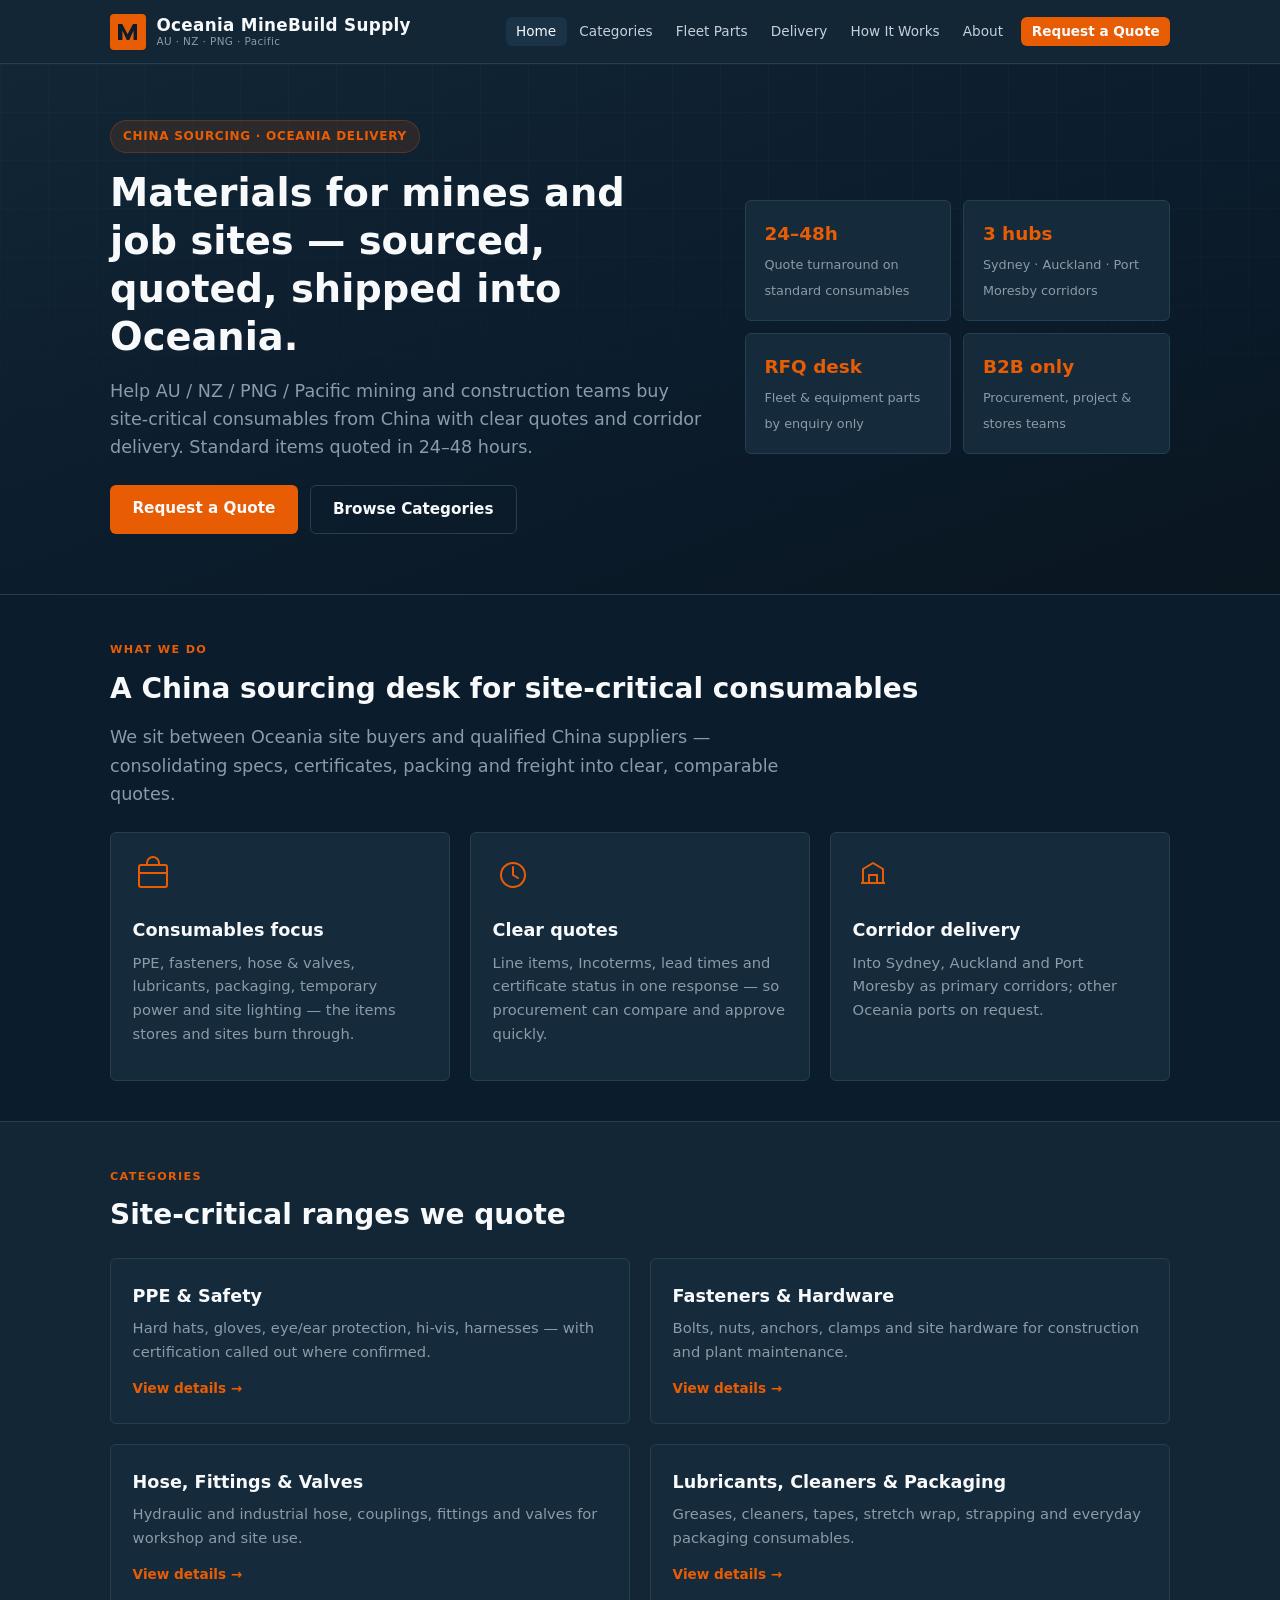
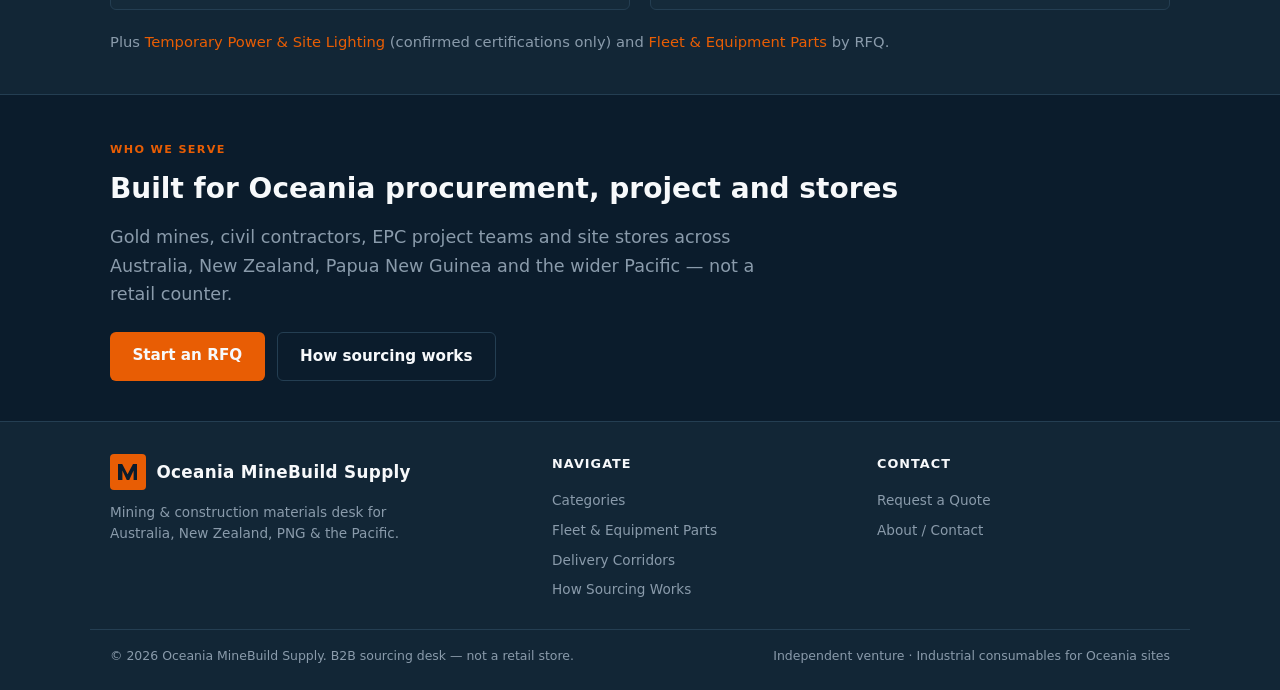
<file: index.html>
<!DOCTYPE html>
<html lang="en">
<head>
  <meta charset="UTF-8">
  <meta name="viewport" content="width=device-width, initial-scale=1">
  <title>Oceania MineBuild Supply — Mining & Construction Materials Desk</title>
  <meta name="description" content="China sourcing desk for site-critical consumables for mines and construction projects across Australia, New Zealand, PNG and the Pacific. Quotes in 24–48h.">
  <link rel="stylesheet" href="css/styles.css">
</head>
<body>
  <header class="site-header">
    <div class="header-inner">
      <a class="logo" href="index.html">
        <svg class="logo-mark" viewBox="0 0 36 36" fill="none" aria-hidden="true">
          <rect width="36" height="36" rx="4" fill="#e85d04"/>
          <path d="M8 26V10h4.2l5.4 10.2L23 10H27v16h-3.4V16.4L19.2 26h-2.4l-4.4-9.6V26H8z" fill="#0b1c2c"/>
        </svg>
        <span>Oceania MineBuild Supply
          <span class="tag">AU · NZ · PNG · Pacific</span>
        </span>
      </a>
      <button class="nav-toggle" type="button" aria-expanded="false" aria-label="Menu">Menu</button>
      <nav>
        <ul class="nav-list">
          <li><a href="index.html" class="active">Home</a></li>
          <li><a href="categories.html">Categories</a></li>
          <li><a href="fleet-parts.html">Fleet Parts</a></li>
          <li><a href="delivery.html">Delivery</a></li>
          <li><a href="how-sourcing-works.html">How It Works</a></li>
          <li><a href="about.html">About</a></li>
          <li><a href="quote.html" class="cta-nav">Request a Quote</a></li>
        </ul>
      </nav>
    </div>
  </header>

  <main>
    <section class="hero">
      <div class="hero-inner">
        <div>
          <div class="hero-badge">China sourcing · Oceania delivery</div>
          <h1>Materials for mines and job sites — sourced, quoted, shipped into Oceania.</h1>
          <p class="lead">Help AU / NZ / PNG / Pacific mining and construction teams buy site-critical consumables from China with clear quotes and corridor delivery. Standard items quoted in 24–48 hours.</p>
          <div class="btn-row">
            <a class="btn btn-primary" href="quote.html">Request a Quote</a>
            <a class="btn btn-secondary" href="categories.html">Browse Categories</a>
          </div>
        </div>
        <div class="hero-stats">
          <div class="stat-card">
            <strong>24–48h</strong>
            <span>Quote turnaround on standard consumables</span>
          </div>
          <div class="stat-card">
            <strong>3 hubs</strong>
            <span>Sydney · Auckland · Port Moresby corridors</span>
          </div>
          <div class="stat-card">
            <strong>RFQ desk</strong>
            <span>Fleet &amp; equipment parts by enquiry only</span>
          </div>
          <div class="stat-card">
            <strong>B2B only</strong>
            <span>Procurement, project &amp; stores teams</span>
          </div>
        </div>
      </div>
    </section>

    <section class="container">
      <p class="section-label">What we do</p>
      <h2>A China sourcing desk for site-critical consumables</h2>
      <p class="lead">We sit between Oceania site buyers and qualified China suppliers — consolidating specs, certificates, packing and freight into clear, comparable quotes.</p>
      <div class="grid-3" style="margin-top:1.5rem">
        <article class="card">
          <svg class="card-icon" viewBox="0 0 40 40" fill="none" aria-hidden="true"><rect x="6" y="10" width="28" height="22" rx="2" stroke="currentColor" stroke-width="2"/><path d="M14 10V8a6 6 0 0112 0v2" stroke="currentColor" stroke-width="2"/><path d="M6 18h28" stroke="currentColor" stroke-width="2"/></svg>
          <h3>Consumables focus</h3>
          <p>PPE, fasteners, hose &amp; valves, lubricants, packaging, temporary power and site lighting — the items stores and sites burn through.</p>
        </article>
        <article class="card">
          <svg class="card-icon" viewBox="0 0 40 40" fill="none" aria-hidden="true"><circle cx="20" cy="20" r="12" stroke="currentColor" stroke-width="2"/><path d="M20 12v8l5 3" stroke="currentColor" stroke-width="2" stroke-linecap="round"/></svg>
          <h3>Clear quotes</h3>
          <p>Line items, Incoterms, lead times and certificate status in one response — so procurement can compare and approve quickly.</p>
        </article>
        <article class="card">
          <svg class="card-icon" viewBox="0 0 40 40" fill="none" aria-hidden="true"><path d="M8 28h24M10 28V14l10-6 10 6v14" stroke="currentColor" stroke-width="2" stroke-linejoin="round"/><path d="M16 28v-8h8v8" stroke="currentColor" stroke-width="2"/></svg>
          <h3>Corridor delivery</h3>
          <p>Into Sydney, Auckland and Port Moresby as primary corridors; other Oceania ports on request.</p>
        </article>
      </div>
    </section>

    <section class="band">
      <div class="container">
        <p class="section-label">Categories</p>
        <h2>Site-critical ranges we quote</h2>
        <div class="grid-2" style="margin-top:1.25rem">
          <article class="card">
            <h3>PPE &amp; Safety</h3>
            <p>Hard hats, gloves, eye/ear protection, hi-vis, harnesses — with certification called out where confirmed.</p>
            <a class="card-link" href="categories.html#ppe">View details →</a>
          </article>
          <article class="card">
            <h3>Fasteners &amp; Hardware</h3>
            <p>Bolts, nuts, anchors, clamps and site hardware for construction and plant maintenance.</p>
            <a class="card-link" href="categories.html#fasteners">View details →</a>
          </article>
          <article class="card">
            <h3>Hose, Fittings &amp; Valves</h3>
            <p>Hydraulic and industrial hose, couplings, fittings and valves for workshop and site use.</p>
            <a class="card-link" href="categories.html#hose">View details →</a>
          </article>
          <article class="card">
            <h3>Lubricants, Cleaners &amp; Packaging</h3>
            <p>Greases, cleaners, tapes, stretch wrap, strapping and everyday packaging consumables.</p>
            <a class="card-link" href="categories.html#lubricants">View details →</a>
          </article>
        </div>
        <p style="margin-top:1.25rem;font-size:0.92rem;color:var(--steel)">Plus <a href="categories.html#power">Temporary Power &amp; Site Lighting</a> (confirmed certifications only) and <a href="fleet-parts.html">Fleet &amp; Equipment Parts</a> by RFQ.</p>
      </div>
    </section>

    <section class="container">
      <p class="section-label">Who we serve</p>
      <h2>Built for Oceania procurement, project and stores</h2>
      <p class="lead">Gold mines, civil contractors, EPC project teams and site stores across Australia, New Zealand, Papua New Guinea and the wider Pacific — not a retail counter.</p>
      <div class="btn-row">
        <a class="btn btn-primary" href="quote.html">Start an RFQ</a>
        <a class="btn btn-secondary" href="how-sourcing-works.html">How sourcing works</a>
      </div>
    </section>
  </main>

  <footer class="site-footer">
    <div class="footer-inner">
      <div class="footer-brand">
        <a class="logo" href="index.html">
          <svg class="logo-mark" viewBox="0 0 36 36" fill="none" aria-hidden="true">
            <rect width="36" height="36" rx="4" fill="#e85d04"/>
            <path d="M8 26V10h4.2l5.4 10.2L23 10H27v16h-3.4V16.4L19.2 26h-2.4l-4.4-9.6V26H8z" fill="#0b1c2c"/>
          </svg>
          <span>Oceania MineBuild Supply</span>
        </a>
        <p>Mining &amp; construction materials desk for Australia, New Zealand, PNG &amp; the Pacific.</p>
      </div>
      <div class="footer-col">
        <h4>Navigate</h4>
        <a href="categories.html">Categories</a>
        <a href="fleet-parts.html">Fleet &amp; Equipment Parts</a>
        <a href="delivery.html">Delivery Corridors</a>
        <a href="how-sourcing-works.html">How Sourcing Works</a>
      </div>
      <div class="footer-col">
        <h4>Contact</h4>
        <a href="quote.html">Request a Quote</a>
        <a href="about.html">About / Contact</a>
      </div>
    </div>
    <div class="footer-bottom">
      <span>© 2026 Oceania MineBuild Supply. B2B sourcing desk — not a retail store.</span>
      <span>Independent venture · Industrial consumables for Oceania sites</span>
    </div>
  </footer>
  <script src="js/main.js"></script>
</body>
</html>
</file>
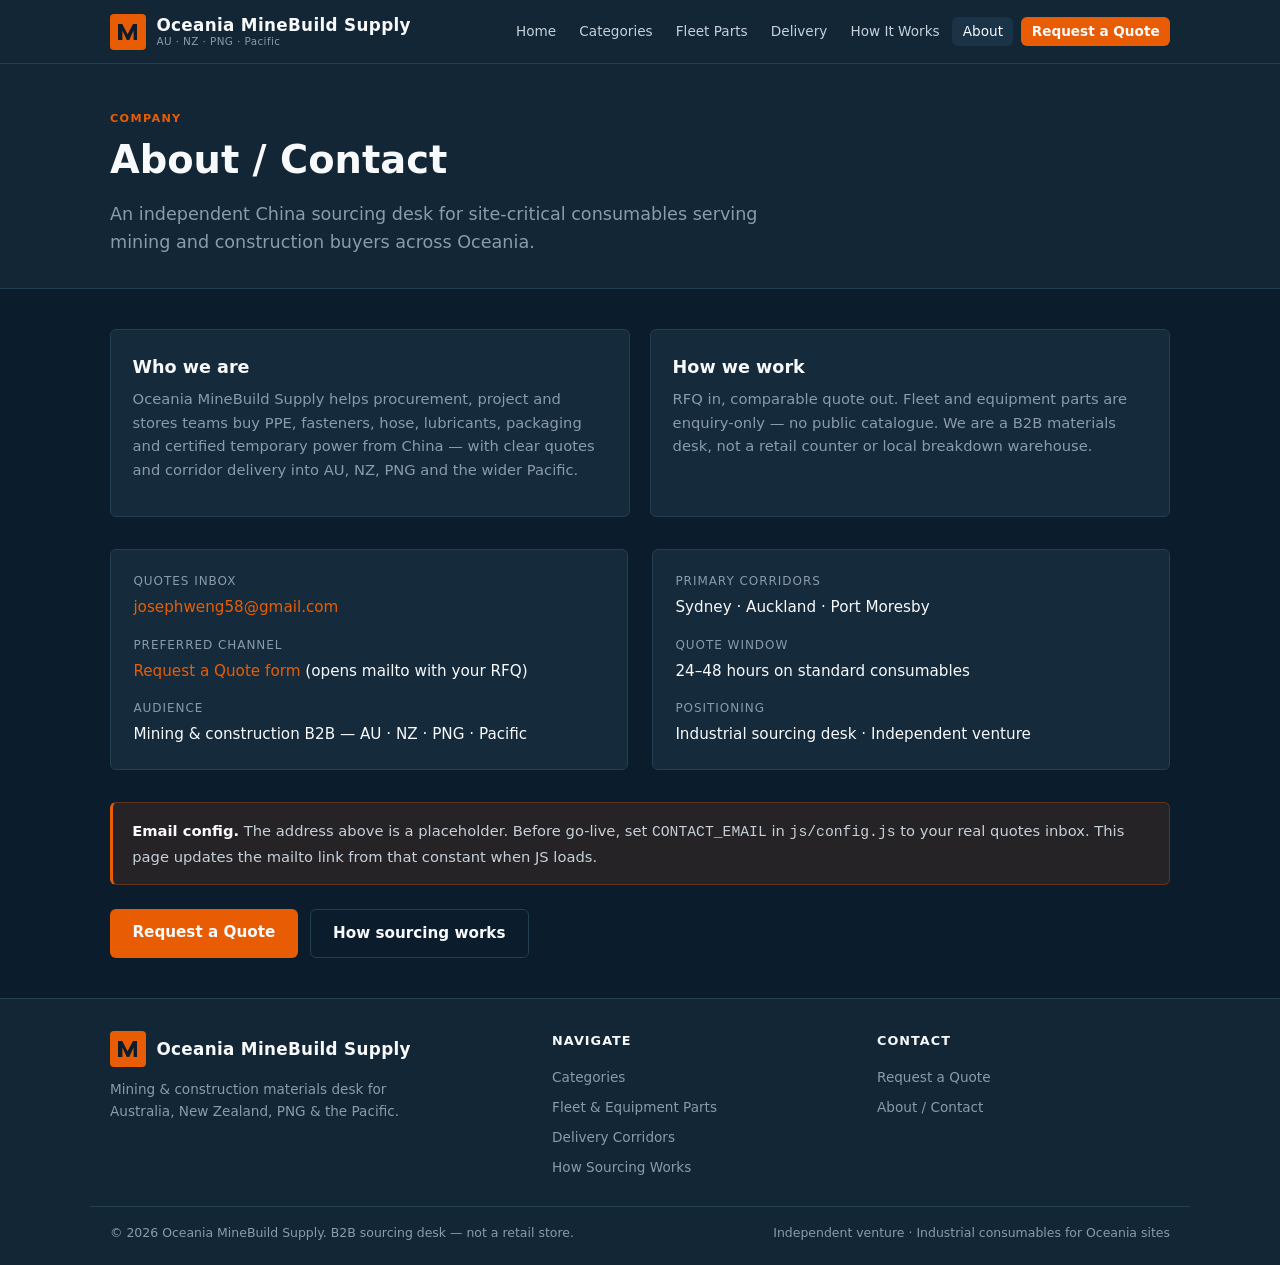
<file: about.html>
<!DOCTYPE html>
<html lang="en">
<head>
  <meta charset="UTF-8">
  <meta name="viewport" content="width=device-width, initial-scale=1">
  <title>About / Contact — Oceania MineBuild Supply</title>
  <meta name="description" content="Oceania MineBuild Supply — China sourcing desk for mining and construction consumables into Australia, New Zealand, PNG and the Pacific.">
  <link rel="stylesheet" href="css/styles.css">
</head>
<body>
  <header class="site-header">
    <div class="header-inner">
      <a class="logo" href="index.html">
        <svg class="logo-mark" viewBox="0 0 36 36" fill="none" aria-hidden="true">
          <rect width="36" height="36" rx="4" fill="#e85d04"/>
          <path d="M8 26V10h4.2l5.4 10.2L23 10H27v16h-3.4V16.4L19.2 26h-2.4l-4.4-9.6V26H8z" fill="#0b1c2c"/>
        </svg>
        <span>Oceania MineBuild Supply
          <span class="tag">AU · NZ · PNG · Pacific</span>
        </span>
      </a>
      <button class="nav-toggle" type="button" aria-expanded="false" aria-label="Menu">Menu</button>
      <nav>
        <ul class="nav-list">
          <li><a href="index.html">Home</a></li>
          <li><a href="categories.html">Categories</a></li>
          <li><a href="fleet-parts.html">Fleet Parts</a></li>
          <li><a href="delivery.html">Delivery</a></li>
          <li><a href="how-sourcing-works.html">How It Works</a></li>
          <li><a href="about.html" class="active">About</a></li>
          <li><a href="quote.html" class="cta-nav">Request a Quote</a></li>
        </ul>
      </nav>
    </div>
  </header>

  <main>
    <div class="page-hero">
      <div class="container">
        <p class="section-label">Company</p>
        <h1>About / Contact</h1>
        <p class="lead">An independent China sourcing desk for site-critical consumables serving mining and construction buyers across Oceania.</p>
      </div>
    </div>

    <section class="container">
      <div class="grid-2" style="margin-bottom:2rem">
        <article class="card">
          <h3>Who we are</h3>
          <p>Oceania MineBuild Supply helps procurement, project and stores teams buy PPE, fasteners, hose, lubricants, packaging and certified temporary power from China — with clear quotes and corridor delivery into AU, NZ, PNG and the wider Pacific.</p>
        </article>
        <article class="card">
          <h3>How we work</h3>
          <p>RFQ in, comparable quote out. Fleet and equipment parts are enquiry-only — no public catalogue. We are a B2B materials desk, not a retail counter or local breakdown warehouse.</p>
        </article>
      </div>

      <div class="contact-grid">
        <div class="contact-block">
          <dl>
            <dt>Quotes inbox</dt>
            <dd><a id="contact-email-link" href="mailto:quotes@minebuild.example">quotes@minebuild.example</a></dd>
            <dt>Preferred channel</dt>
            <dd><a href="quote.html">Request a Quote form</a> (opens mailto with your RFQ)</dd>
            <dt>Audience</dt>
            <dd>Mining &amp; construction B2B — AU · NZ · PNG · Pacific</dd>
          </dl>
        </div>
        <div class="contact-block">
          <dl>
            <dt>Primary corridors</dt>
            <dd>Sydney · Auckland · Port Moresby</dd>
            <dt>Quote window</dt>
            <dd>24–48 hours on standard consumables</dd>
            <dt>Positioning</dt>
            <dd>Industrial sourcing desk · Independent venture</dd>
          </dl>
        </div>
      </div>

      <div class="note-box" style="margin-top:2rem">
        <strong>Email config.</strong> The address above is a placeholder. Before go-live, set <code>CONTACT_EMAIL</code> in <code>js/config.js</code> to your real quotes inbox. This page updates the mailto link from that constant when JS loads.
      </div>

      <div class="btn-row" style="margin-top:1.5rem">
        <a class="btn btn-primary" href="quote.html">Request a Quote</a>
        <a class="btn btn-secondary" href="how-sourcing-works.html">How sourcing works</a>
      </div>
    </section>
  </main>

  <footer class="site-footer">
    <div class="footer-inner">
      <div class="footer-brand">
        <a class="logo" href="index.html">
          <svg class="logo-mark" viewBox="0 0 36 36" fill="none" aria-hidden="true">
            <rect width="36" height="36" rx="4" fill="#e85d04"/>
            <path d="M8 26V10h4.2l5.4 10.2L23 10H27v16h-3.4V16.4L19.2 26h-2.4l-4.4-9.6V26H8z" fill="#0b1c2c"/>
          </svg>
          <span>Oceania MineBuild Supply</span>
        </a>
        <p>Mining &amp; construction materials desk for Australia, New Zealand, PNG &amp; the Pacific.</p>
      </div>
      <div class="footer-col">
        <h4>Navigate</h4>
        <a href="categories.html">Categories</a>
        <a href="fleet-parts.html">Fleet &amp; Equipment Parts</a>
        <a href="delivery.html">Delivery Corridors</a>
        <a href="how-sourcing-works.html">How Sourcing Works</a>
      </div>
      <div class="footer-col">
        <h4>Contact</h4>
        <a href="quote.html">Request a Quote</a>
        <a href="about.html">About / Contact</a>
      </div>
    </div>
    <div class="footer-bottom">
      <span>© 2026 Oceania MineBuild Supply. B2B sourcing desk — not a retail store.</span>
      <span>Independent venture · Industrial consumables for Oceania sites</span>
    </div>
  </footer>
  <script src="js/config.js"></script>
  <script src="js/main.js"></script>
  <script>
    (function () {
      if (typeof CONTACT_EMAIL === 'undefined') return;
      var link = document.getElementById('contact-email-link');
      if (link) {
        link.href = 'mailto:' + CONTACT_EMAIL;
        link.textContent = CONTACT_EMAIL;
      }
    })();
  </script>
</body>
</html>
</file>
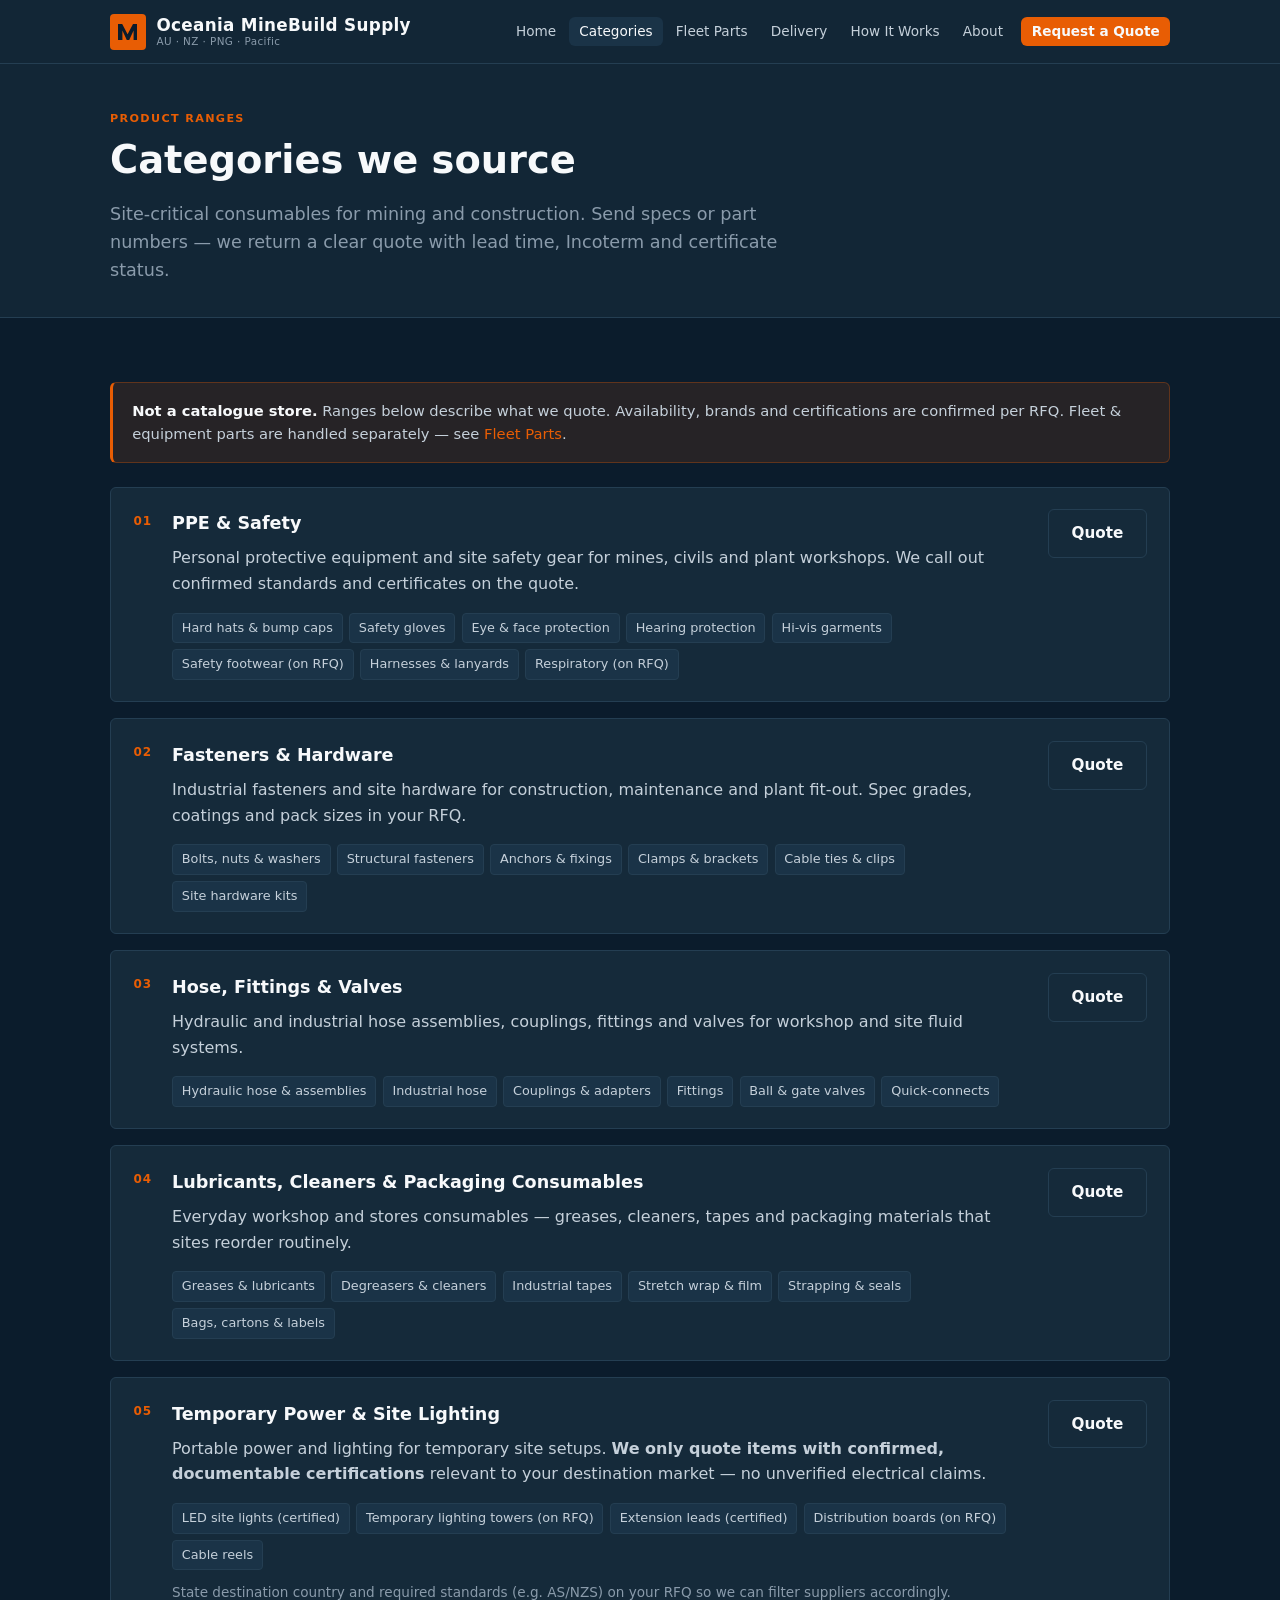
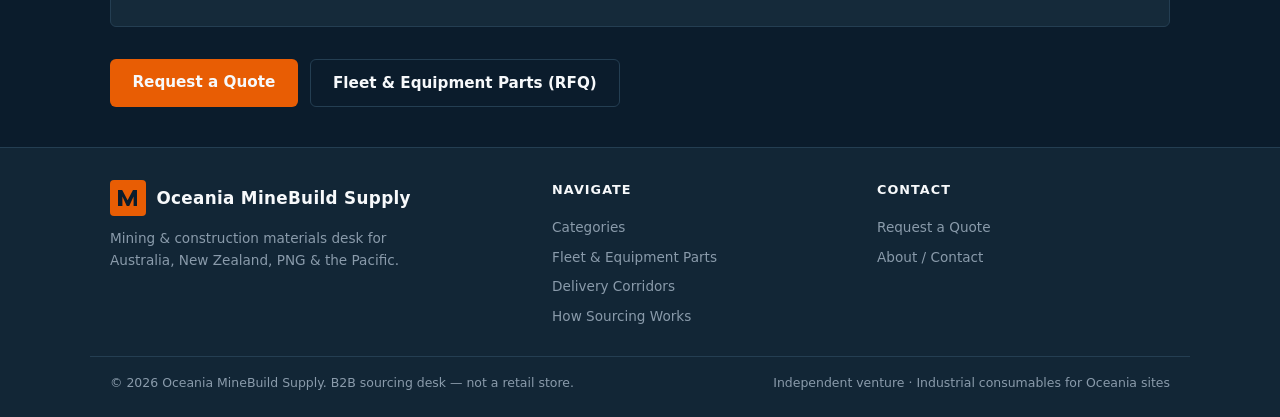
<file: categories.html>
<!DOCTYPE html>
<html lang="en">
<head>
  <meta charset="UTF-8">
  <meta name="viewport" content="width=device-width, initial-scale=1">
  <title>Categories — Oceania MineBuild Supply</title>
  <meta name="description" content="PPE, fasteners, hose & valves, lubricants & packaging, temporary power & site lighting for Oceania mines and construction sites.">
  <link rel="stylesheet" href="css/styles.css">
</head>
<body>
  <header class="site-header">
    <div class="header-inner">
      <a class="logo" href="index.html">
        <svg class="logo-mark" viewBox="0 0 36 36" fill="none" aria-hidden="true">
          <rect width="36" height="36" rx="4" fill="#e85d04"/>
          <path d="M8 26V10h4.2l5.4 10.2L23 10H27v16h-3.4V16.4L19.2 26h-2.4l-4.4-9.6V26H8z" fill="#0b1c2c"/>
        </svg>
        <span>Oceania MineBuild Supply
          <span class="tag">AU · NZ · PNG · Pacific</span>
        </span>
      </a>
      <button class="nav-toggle" type="button" aria-expanded="false" aria-label="Menu">Menu</button>
      <nav>
        <ul class="nav-list">
          <li><a href="index.html">Home</a></li>
          <li><a href="categories.html" class="active">Categories</a></li>
          <li><a href="fleet-parts.html">Fleet Parts</a></li>
          <li><a href="delivery.html">Delivery</a></li>
          <li><a href="how-sourcing-works.html">How It Works</a></li>
          <li><a href="about.html">About</a></li>
          <li><a href="quote.html" class="cta-nav">Request a Quote</a></li>
        </ul>
      </nav>
    </div>
  </header>

  <main>
    <div class="page-hero">
      <div class="container">
        <p class="section-label">Product ranges</p>
        <h1>Categories we source</h1>
        <p class="lead">Site-critical consumables for mining and construction. Send specs or part numbers — we return a clear quote with lead time, Incoterm and certificate status.</p>
      </div>
    </div>

    <section class="container">
      <div class="note-box">
        <strong>Not a catalogue store.</strong> Ranges below describe what we quote. Availability, brands and certifications are confirmed per RFQ. Fleet &amp; equipment parts are handled separately — see <a href="fleet-parts.html">Fleet Parts</a>.
      </div>

      <div class="cat-list">
        <article class="cat-item" id="ppe">
          <span class="num">01</span>
          <div>
            <h3>PPE &amp; Safety</h3>
            <p>Personal protective equipment and site safety gear for mines, civils and plant workshops. We call out confirmed standards and certificates on the quote.</p>
            <ul>
              <li>Hard hats &amp; bump caps</li>
              <li>Safety gloves</li>
              <li>Eye &amp; face protection</li>
              <li>Hearing protection</li>
              <li>Hi-vis garments</li>
              <li>Safety footwear (on RFQ)</li>
              <li>Harnesses &amp; lanyards</li>
              <li>Respiratory (on RFQ)</li>
            </ul>
          </div>
          <div class="cat-cta"><a class="btn btn-secondary" href="quote.html?cat=PPE+%26+Safety">Quote</a></div>
        </article>

        <article class="cat-item" id="fasteners">
          <span class="num">02</span>
          <div>
            <h3>Fasteners &amp; Hardware</h3>
            <p>Industrial fasteners and site hardware for construction, maintenance and plant fit-out. Spec grades, coatings and pack sizes in your RFQ.</p>
            <ul>
              <li>Bolts, nuts &amp; washers</li>
              <li>Structural fasteners</li>
              <li>Anchors &amp; fixings</li>
              <li>Clamps &amp; brackets</li>
              <li>Cable ties &amp; clips</li>
              <li>Site hardware kits</li>
            </ul>
          </div>
          <div class="cat-cta"><a class="btn btn-secondary" href="quote.html?cat=Fasteners+%26+Hardware">Quote</a></div>
        </article>

        <article class="cat-item" id="hose">
          <span class="num">03</span>
          <div>
            <h3>Hose, Fittings &amp; Valves</h3>
            <p>Hydraulic and industrial hose assemblies, couplings, fittings and valves for workshop and site fluid systems.</p>
            <ul>
              <li>Hydraulic hose &amp; assemblies</li>
              <li>Industrial hose</li>
              <li>Couplings &amp; adapters</li>
              <li>Fittings</li>
              <li>Ball &amp; gate valves</li>
              <li>Quick-connects</li>
            </ul>
          </div>
          <div class="cat-cta"><a class="btn btn-secondary" href="quote.html?cat=Hose%2C+Fittings+%26+Valves">Quote</a></div>
        </article>

        <article class="cat-item" id="lubricants">
          <span class="num">04</span>
          <div>
            <h3>Lubricants, Cleaners &amp; Packaging Consumables</h3>
            <p>Everyday workshop and stores consumables — greases, cleaners, tapes and packaging materials that sites reorder routinely.</p>
            <ul>
              <li>Greases &amp; lubricants</li>
              <li>Degreasers &amp; cleaners</li>
              <li>Industrial tapes</li>
              <li>Stretch wrap &amp; film</li>
              <li>Strapping &amp; seals</li>
              <li>Bags, cartons &amp; labels</li>
            </ul>
          </div>
          <div class="cat-cta"><a class="btn btn-secondary" href="quote.html?cat=Lubricants%2C+Cleaners+%26+Packaging">Quote</a></div>
        </article>

        <article class="cat-item" id="power">
          <span class="num">05</span>
          <div>
            <h3>Temporary Power &amp; Site Lighting</h3>
            <p>Portable power and lighting for temporary site setups. <strong>We only quote items with confirmed, documentable certifications</strong> relevant to your destination market — no unverified electrical claims.</p>
            <ul>
              <li>LED site lights (certified)</li>
              <li>Temporary lighting towers (on RFQ)</li>
              <li>Extension leads (certified)</li>
              <li>Distribution boards (on RFQ)</li>
              <li>Cable reels</li>
            </ul>
            <p style="margin-top:0.75rem;font-size:0.85rem;color:var(--steel)">State destination country and required standards (e.g. AS/NZS) on your RFQ so we can filter suppliers accordingly.</p>
          </div>
          <div class="cat-cta"><a class="btn btn-secondary" href="quote.html?cat=Temporary+Power+%26+Site+Lighting">Quote</a></div>
        </article>
      </div>

      <div class="btn-row" style="margin-top:2rem">
        <a class="btn btn-primary" href="quote.html">Request a Quote</a>
        <a class="btn btn-secondary" href="fleet-parts.html">Fleet &amp; Equipment Parts (RFQ)</a>
      </div>
    </section>
  </main>

  <footer class="site-footer">
    <div class="footer-inner">
      <div class="footer-brand">
        <a class="logo" href="index.html">
          <svg class="logo-mark" viewBox="0 0 36 36" fill="none" aria-hidden="true">
            <rect width="36" height="36" rx="4" fill="#e85d04"/>
            <path d="M8 26V10h4.2l5.4 10.2L23 10H27v16h-3.4V16.4L19.2 26h-2.4l-4.4-9.6V26H8z" fill="#0b1c2c"/>
          </svg>
          <span>Oceania MineBuild Supply</span>
        </a>
        <p>Mining &amp; construction materials desk for Australia, New Zealand, PNG &amp; the Pacific.</p>
      </div>
      <div class="footer-col">
        <h4>Navigate</h4>
        <a href="categories.html">Categories</a>
        <a href="fleet-parts.html">Fleet &amp; Equipment Parts</a>
        <a href="delivery.html">Delivery Corridors</a>
        <a href="how-sourcing-works.html">How Sourcing Works</a>
      </div>
      <div class="footer-col">
        <h4>Contact</h4>
        <a href="quote.html">Request a Quote</a>
        <a href="about.html">About / Contact</a>
      </div>
    </div>
    <div class="footer-bottom">
      <span>© 2026 Oceania MineBuild Supply. B2B sourcing desk — not a retail store.</span>
      <span>Independent venture · Industrial consumables for Oceania sites</span>
    </div>
  </footer>
  <script src="js/main.js"></script>
</body>
</html>
</file>
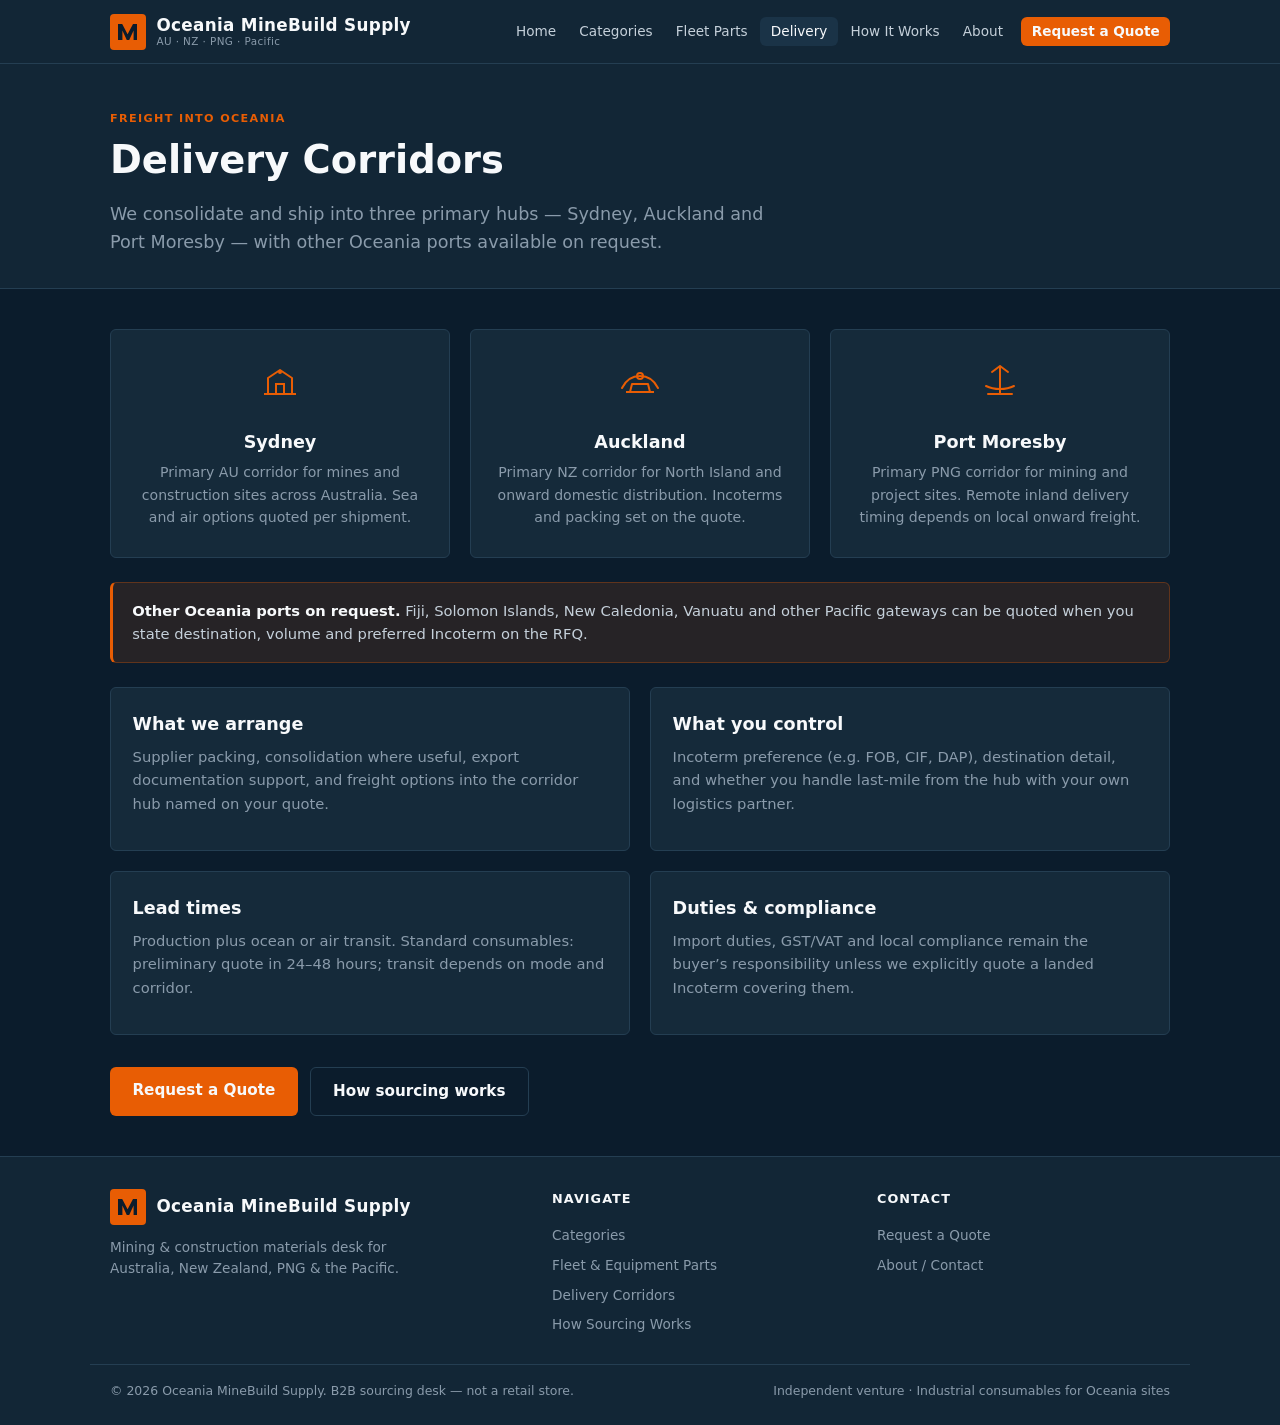
<file: delivery.html>
<!DOCTYPE html>
<html lang="en">
<head>
  <meta charset="UTF-8">
  <meta name="viewport" content="width=device-width, initial-scale=1">
  <title>Delivery Corridors — Oceania MineBuild Supply</title>
  <meta name="description" content="Primary delivery corridors into Sydney, Auckland and Port Moresby, plus other Oceania ports on request.">
  <link rel="stylesheet" href="css/styles.css">
</head>
<body>
  <header class="site-header">
    <div class="header-inner">
      <a class="logo" href="index.html">
        <svg class="logo-mark" viewBox="0 0 36 36" fill="none" aria-hidden="true">
          <rect width="36" height="36" rx="4" fill="#e85d04"/>
          <path d="M8 26V10h4.2l5.4 10.2L23 10H27v16h-3.4V16.4L19.2 26h-2.4l-4.4-9.6V26H8z" fill="#0b1c2c"/>
        </svg>
        <span>Oceania MineBuild Supply
          <span class="tag">AU · NZ · PNG · Pacific</span>
        </span>
      </a>
      <button class="nav-toggle" type="button" aria-expanded="false" aria-label="Menu">Menu</button>
      <nav>
        <ul class="nav-list">
          <li><a href="index.html">Home</a></li>
          <li><a href="categories.html">Categories</a></li>
          <li><a href="fleet-parts.html">Fleet Parts</a></li>
          <li><a href="delivery.html" class="active">Delivery</a></li>
          <li><a href="how-sourcing-works.html">How It Works</a></li>
          <li><a href="about.html">About</a></li>
          <li><a href="quote.html" class="cta-nav">Request a Quote</a></li>
        </ul>
      </nav>
    </div>
  </header>

  <main>
    <div class="page-hero">
      <div class="container">
        <p class="section-label">Freight into Oceania</p>
        <h1>Delivery Corridors</h1>
        <p class="lead">We consolidate and ship into three primary hubs — Sydney, Auckland and Port Moresby — with other Oceania ports available on request.</p>
      </div>
    </div>

    <section class="container">
      <div class="corridor-grid">
        <article class="corridor-card">
          <svg class="port-icon" viewBox="0 0 48 48" fill="none" aria-hidden="true">
            <path d="M8 36h32M12 36V20l12-8 12 8v16" stroke="currentColor" stroke-width="2" stroke-linejoin="round"/>
            <path d="M20 36v-10h8v10" stroke="currentColor" stroke-width="2"/>
            <circle cx="24" cy="14" r="2" fill="currentColor"/>
          </svg>
          <h3>Sydney</h3>
          <p>Primary AU corridor for mines and construction sites across Australia. Sea and air options quoted per shipment.</p>
        </article>
        <article class="corridor-card">
          <svg class="port-icon" viewBox="0 0 48 48" fill="none" aria-hidden="true">
            <path d="M6 30c4-8 10-12 18-12s14 4 18 12" stroke="currentColor" stroke-width="2" stroke-linecap="round"/>
            <path d="M10 34h28M14 34l2-8h16l2 8" stroke="currentColor" stroke-width="2" stroke-linejoin="round"/>
            <circle cx="24" cy="18" r="3" stroke="currentColor" stroke-width="2"/>
          </svg>
          <h3>Auckland</h3>
          <p>Primary NZ corridor for North Island and onward domestic distribution. Incoterms and packing set on the quote.</p>
        </article>
        <article class="corridor-card">
          <svg class="port-icon" viewBox="0 0 48 48" fill="none" aria-hidden="true">
            <path d="M24 8v28M16 14l8-6 8 6M12 36h24" stroke="currentColor" stroke-width="2" stroke-linecap="round" stroke-linejoin="round"/>
            <path d="M10 28c4 2 8 3 14 3s10-1 14-3" stroke="currentColor" stroke-width="2" stroke-linecap="round"/>
          </svg>
          <h3>Port Moresby</h3>
          <p>Primary PNG corridor for mining and project sites. Remote inland delivery timing depends on local onward freight.</p>
        </article>
      </div>

      <div class="note-box">
        <strong>Other Oceania ports on request.</strong> Fiji, Solomon Islands, New Caledonia, Vanuatu and other Pacific gateways can be quoted when you state destination, volume and preferred Incoterm on the RFQ.
      </div>

      <div class="grid-2">
        <article class="card">
          <h3>What we arrange</h3>
          <p>Supplier packing, consolidation where useful, export documentation support, and freight options into the corridor hub named on your quote.</p>
        </article>
        <article class="card">
          <h3>What you control</h3>
          <p>Incoterm preference (e.g. FOB, CIF, DAP), destination detail, and whether you handle last-mile from the hub with your own logistics partner.</p>
        </article>
        <article class="card">
          <h3>Lead times</h3>
          <p>Production plus ocean or air transit. Standard consumables: preliminary quote in 24–48 hours; transit depends on mode and corridor.</p>
        </article>
        <article class="card">
          <h3>Duties &amp; compliance</h3>
          <p>Import duties, GST/VAT and local compliance remain the buyer’s responsibility unless we explicitly quote a landed Incoterm covering them.</p>
        </article>
      </div>

      <div class="btn-row" style="margin-top:2rem">
        <a class="btn btn-primary" href="quote.html">Request a Quote</a>
        <a class="btn btn-secondary" href="how-sourcing-works.html">How sourcing works</a>
      </div>
    </section>
  </main>

  <footer class="site-footer">
    <div class="footer-inner">
      <div class="footer-brand">
        <a class="logo" href="index.html">
          <svg class="logo-mark" viewBox="0 0 36 36" fill="none" aria-hidden="true">
            <rect width="36" height="36" rx="4" fill="#e85d04"/>
            <path d="M8 26V10h4.2l5.4 10.2L23 10H27v16h-3.4V16.4L19.2 26h-2.4l-4.4-9.6V26H8z" fill="#0b1c2c"/>
          </svg>
          <span>Oceania MineBuild Supply</span>
        </a>
        <p>Mining &amp; construction materials desk for Australia, New Zealand, PNG &amp; the Pacific.</p>
      </div>
      <div class="footer-col">
        <h4>Navigate</h4>
        <a href="categories.html">Categories</a>
        <a href="fleet-parts.html">Fleet &amp; Equipment Parts</a>
        <a href="delivery.html">Delivery Corridors</a>
        <a href="how-sourcing-works.html">How Sourcing Works</a>
      </div>
      <div class="footer-col">
        <h4>Contact</h4>
        <a href="quote.html">Request a Quote</a>
        <a href="about.html">About / Contact</a>
      </div>
    </div>
    <div class="footer-bottom">
      <span>© 2026 Oceania MineBuild Supply. B2B sourcing desk — not a retail store.</span>
      <span>Independent venture · Industrial consumables for Oceania sites</span>
    </div>
  </footer>
  <script src="js/main.js"></script>
</body>
</html>
</file>
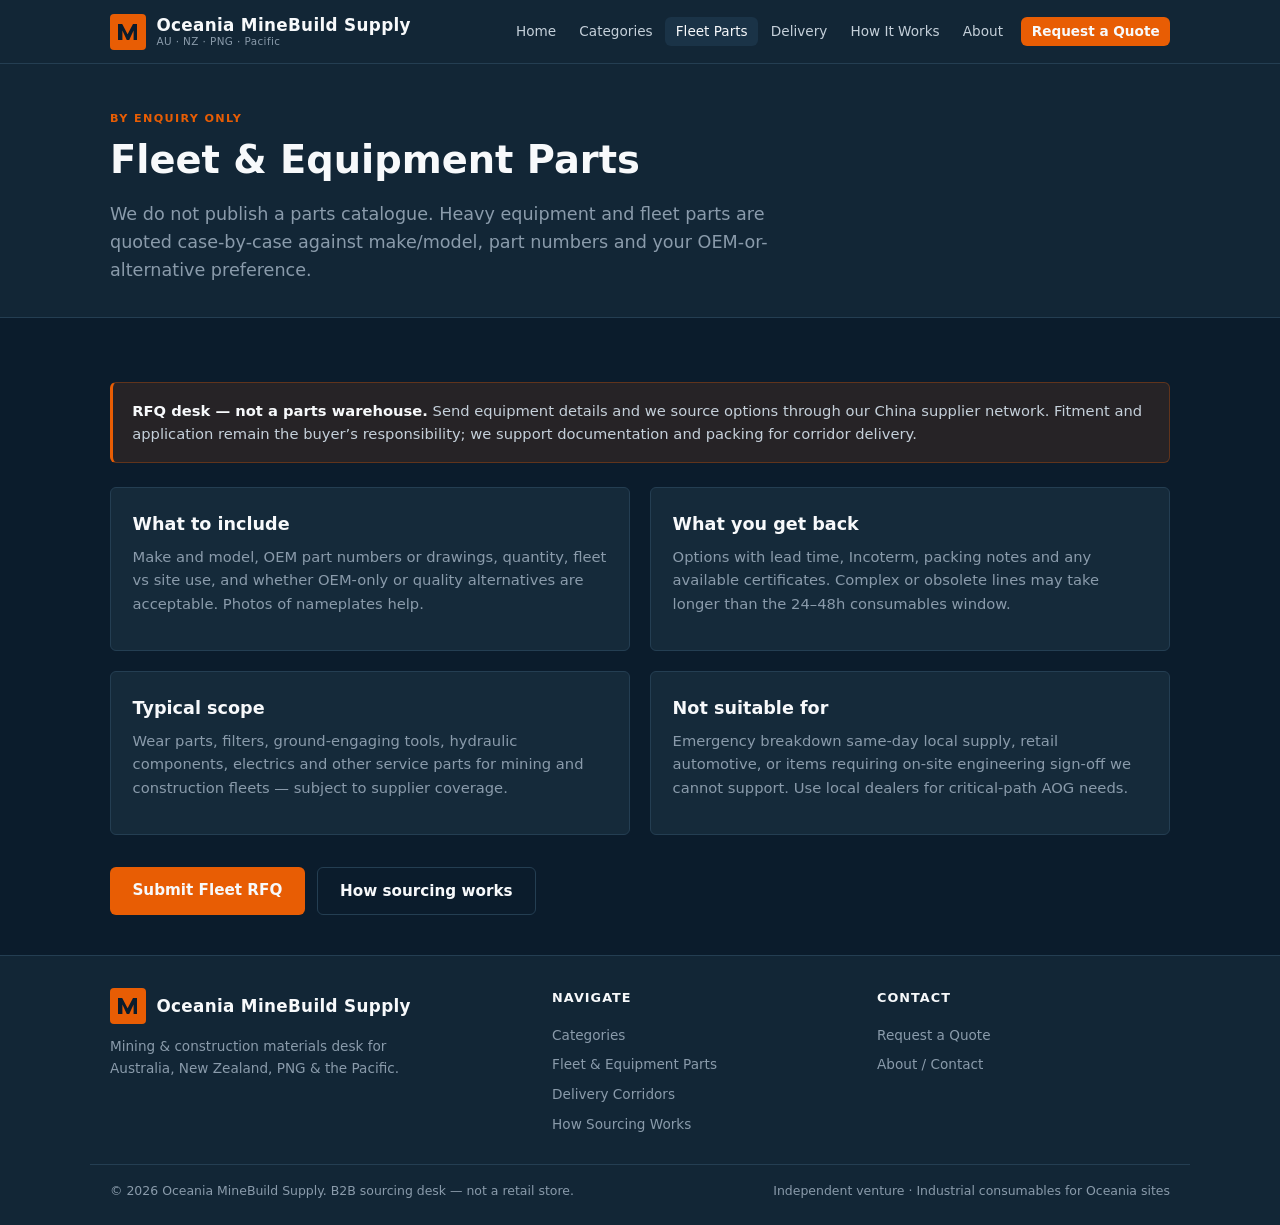
<file: fleet-parts.html>
<!DOCTYPE html>
<html lang="en">
<head>
  <meta charset="UTF-8">
  <meta name="viewport" content="width=device-width, initial-scale=1">
  <title>Fleet &amp; Equipment Parts (RFQ) — Oceania MineBuild Supply</title>
  <meta name="description" content="Fleet and equipment parts for Oceania mining and construction — RFQ only, no catalogue. OEM or alternative options.">
  <link rel="stylesheet" href="css/styles.css">
</head>
<body>
  <header class="site-header">
    <div class="header-inner">
      <a class="logo" href="index.html">
        <svg class="logo-mark" viewBox="0 0 36 36" fill="none" aria-hidden="true">
          <rect width="36" height="36" rx="4" fill="#e85d04"/>
          <path d="M8 26V10h4.2l5.4 10.2L23 10H27v16h-3.4V16.4L19.2 26h-2.4l-4.4-9.6V26H8z" fill="#0b1c2c"/>
        </svg>
        <span>Oceania MineBuild Supply
          <span class="tag">AU · NZ · PNG · Pacific</span>
        </span>
      </a>
      <button class="nav-toggle" type="button" aria-expanded="false" aria-label="Menu">Menu</button>
      <nav>
        <ul class="nav-list">
          <li><a href="index.html">Home</a></li>
          <li><a href="categories.html">Categories</a></li>
          <li><a href="fleet-parts.html" class="active">Fleet Parts</a></li>
          <li><a href="delivery.html">Delivery</a></li>
          <li><a href="how-sourcing-works.html">How It Works</a></li>
          <li><a href="about.html">About</a></li>
          <li><a href="quote.html" class="cta-nav">Request a Quote</a></li>
        </ul>
      </nav>
    </div>
  </header>

  <main>
    <div class="page-hero">
      <div class="container">
        <p class="section-label">By enquiry only</p>
        <h1>Fleet &amp; Equipment Parts</h1>
        <p class="lead">We do not publish a parts catalogue. Heavy equipment and fleet parts are quoted case-by-case against make/model, part numbers and your OEM-or-alternative preference.</p>
      </div>
    </div>

    <section class="container">
      <div class="note-box">
        <strong>RFQ desk — not a parts warehouse.</strong> Send equipment details and we source options through our China supplier network. Fitment and application remain the buyer’s responsibility; we support documentation and packing for corridor delivery.
      </div>

      <div class="grid-2">
        <article class="card">
          <h3>What to include</h3>
          <p>Make and model, OEM part numbers or drawings, quantity, fleet vs site use, and whether OEM-only or quality alternatives are acceptable. Photos of nameplates help.</p>
        </article>
        <article class="card">
          <h3>What you get back</h3>
          <p>Options with lead time, Incoterm, packing notes and any available certificates. Complex or obsolete lines may take longer than the 24–48h consumables window.</p>
        </article>
        <article class="card">
          <h3>Typical scope</h3>
          <p>Wear parts, filters, ground-engaging tools, hydraulic components, electrics and other service parts for mining and construction fleets — subject to supplier coverage.</p>
        </article>
        <article class="card">
          <h3>Not suitable for</h3>
          <p>Emergency breakdown same-day local supply, retail automotive, or items requiring on-site engineering sign-off we cannot support. Use local dealers for critical-path AOG needs.</p>
        </article>
      </div>

      <div class="btn-row" style="margin-top:2rem">
        <a class="btn btn-primary" href="quote.html?cat=Fleet+%26+Equipment+Parts">Submit Fleet RFQ</a>
        <a class="btn btn-secondary" href="how-sourcing-works.html">How sourcing works</a>
      </div>
    </section>
  </main>

  <footer class="site-footer">
    <div class="footer-inner">
      <div class="footer-brand">
        <a class="logo" href="index.html">
          <svg class="logo-mark" viewBox="0 0 36 36" fill="none" aria-hidden="true">
            <rect width="36" height="36" rx="4" fill="#e85d04"/>
            <path d="M8 26V10h4.2l5.4 10.2L23 10H27v16h-3.4V16.4L19.2 26h-2.4l-4.4-9.6V26H8z" fill="#0b1c2c"/>
          </svg>
          <span>Oceania MineBuild Supply</span>
        </a>
        <p>Mining &amp; construction materials desk for Australia, New Zealand, PNG &amp; the Pacific.</p>
      </div>
      <div class="footer-col">
        <h4>Navigate</h4>
        <a href="categories.html">Categories</a>
        <a href="fleet-parts.html">Fleet &amp; Equipment Parts</a>
        <a href="delivery.html">Delivery Corridors</a>
        <a href="how-sourcing-works.html">How Sourcing Works</a>
      </div>
      <div class="footer-col">
        <h4>Contact</h4>
        <a href="quote.html">Request a Quote</a>
        <a href="about.html">About / Contact</a>
      </div>
    </div>
    <div class="footer-bottom">
      <span>© 2026 Oceania MineBuild Supply. B2B sourcing desk — not a retail store.</span>
      <span>Independent venture · Industrial consumables for Oceania sites</span>
    </div>
  </footer>
  <script src="js/main.js"></script>
</body>
</html>
</file>
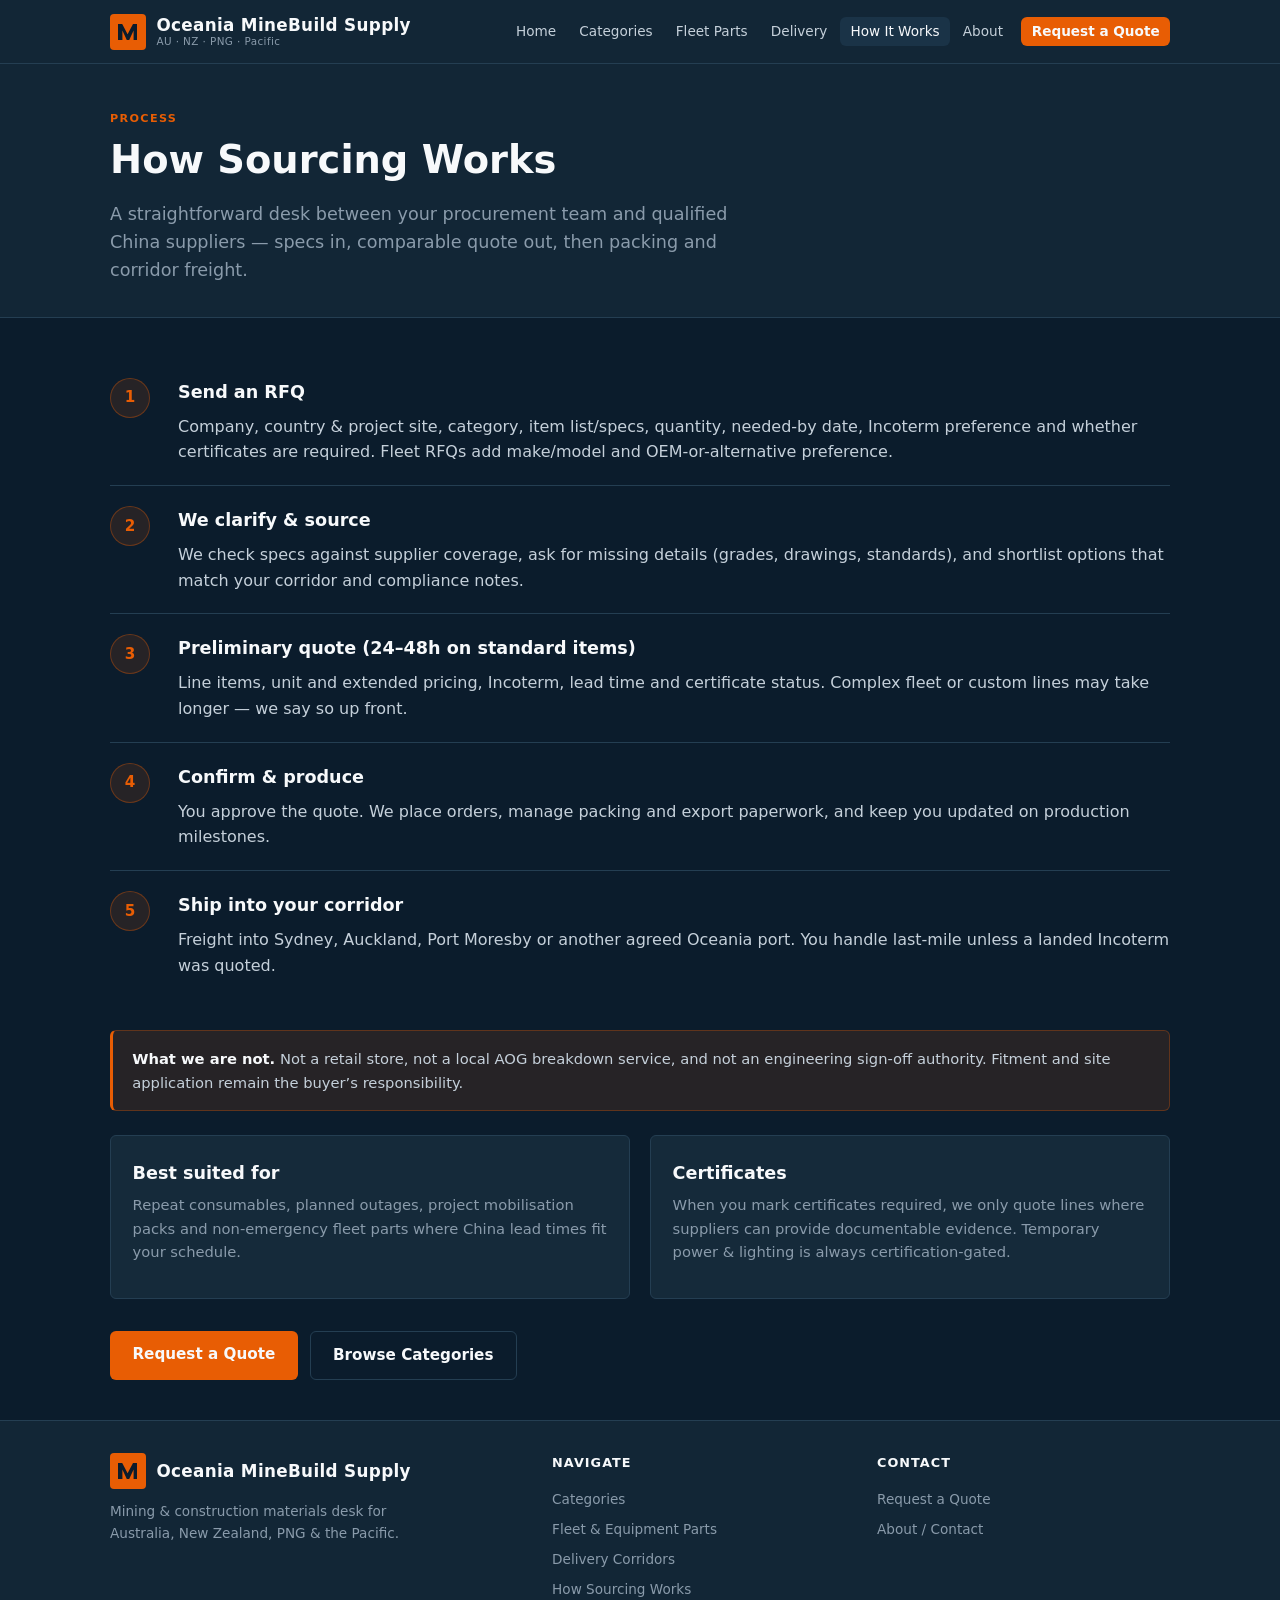
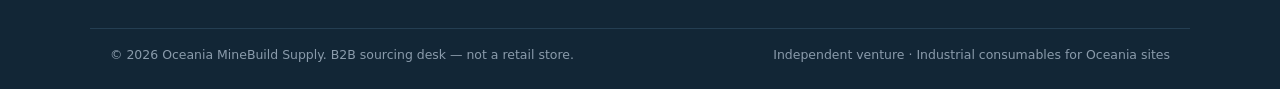
<file: how-sourcing-works.html>
<!DOCTYPE html>
<html lang="en">
<head>
  <meta charset="UTF-8">
  <meta name="viewport" content="width=device-width, initial-scale=1">
  <title>How Sourcing Works — Oceania MineBuild Supply</title>
  <meta name="description" content="From RFQ to corridor delivery: how Oceania MineBuild Supply quotes and sources site-critical consumables from China.">
  <link rel="stylesheet" href="css/styles.css">
</head>
<body>
  <header class="site-header">
    <div class="header-inner">
      <a class="logo" href="index.html">
        <svg class="logo-mark" viewBox="0 0 36 36" fill="none" aria-hidden="true">
          <rect width="36" height="36" rx="4" fill="#e85d04"/>
          <path d="M8 26V10h4.2l5.4 10.2L23 10H27v16h-3.4V16.4L19.2 26h-2.4l-4.4-9.6V26H8z" fill="#0b1c2c"/>
        </svg>
        <span>Oceania MineBuild Supply
          <span class="tag">AU · NZ · PNG · Pacific</span>
        </span>
      </a>
      <button class="nav-toggle" type="button" aria-expanded="false" aria-label="Menu">Menu</button>
      <nav>
        <ul class="nav-list">
          <li><a href="index.html">Home</a></li>
          <li><a href="categories.html">Categories</a></li>
          <li><a href="fleet-parts.html">Fleet Parts</a></li>
          <li><a href="delivery.html">Delivery</a></li>
          <li><a href="how-sourcing-works.html" class="active">How It Works</a></li>
          <li><a href="about.html">About</a></li>
          <li><a href="quote.html" class="cta-nav">Request a Quote</a></li>
        </ul>
      </nav>
    </div>
  </header>

  <main>
    <div class="page-hero">
      <div class="container">
        <p class="section-label">Process</p>
        <h1>How Sourcing Works</h1>
        <p class="lead">A straightforward desk between your procurement team and qualified China suppliers — specs in, comparable quote out, then packing and corridor freight.</p>
      </div>
    </div>

    <section class="container">
      <div class="steps">
        <div class="step">
          <div class="step-num"></div>
          <div>
            <h3>Send an RFQ</h3>
            <p>Company, country &amp; project site, category, item list/specs, quantity, needed-by date, Incoterm preference and whether certificates are required. Fleet RFQs add make/model and OEM-or-alternative preference.</p>
          </div>
        </div>
        <div class="step">
          <div class="step-num"></div>
          <div>
            <h3>We clarify &amp; source</h3>
            <p>We check specs against supplier coverage, ask for missing details (grades, drawings, standards), and shortlist options that match your corridor and compliance notes.</p>
          </div>
        </div>
        <div class="step">
          <div class="step-num"></div>
          <div>
            <h3>Preliminary quote (24–48h on standard items)</h3>
            <p>Line items, unit and extended pricing, Incoterm, lead time and certificate status. Complex fleet or custom lines may take longer — we say so up front.</p>
          </div>
        </div>
        <div class="step">
          <div class="step-num"></div>
          <div>
            <h3>Confirm &amp; produce</h3>
            <p>You approve the quote. We place orders, manage packing and export paperwork, and keep you updated on production milestones.</p>
          </div>
        </div>
        <div class="step">
          <div class="step-num"></div>
          <div>
            <h3>Ship into your corridor</h3>
            <p>Freight into Sydney, Auckland, Port Moresby or another agreed Oceania port. You handle last-mile unless a landed Incoterm was quoted.</p>
          </div>
        </div>
      </div>

      <div class="note-box" style="margin-top:2rem">
        <strong>What we are not.</strong> Not a retail store, not a local AOG breakdown service, and not an engineering sign-off authority. Fitment and site application remain the buyer’s responsibility.
      </div>

      <div class="grid-2" style="margin-top:1.5rem">
        <article class="card">
          <h3>Best suited for</h3>
          <p>Repeat consumables, planned outages, project mobilisation packs and non-emergency fleet parts where China lead times fit your schedule.</p>
        </article>
        <article class="card">
          <h3>Certificates</h3>
          <p>When you mark certificates required, we only quote lines where suppliers can provide documentable evidence. Temporary power &amp; lighting is always certification-gated.</p>
        </article>
      </div>

      <div class="btn-row" style="margin-top:2rem">
        <a class="btn btn-primary" href="quote.html">Request a Quote</a>
        <a class="btn btn-secondary" href="categories.html">Browse Categories</a>
      </div>
    </section>
  </main>

  <footer class="site-footer">
    <div class="footer-inner">
      <div class="footer-brand">
        <a class="logo" href="index.html">
          <svg class="logo-mark" viewBox="0 0 36 36" fill="none" aria-hidden="true">
            <rect width="36" height="36" rx="4" fill="#e85d04"/>
            <path d="M8 26V10h4.2l5.4 10.2L23 10H27v16h-3.4V16.4L19.2 26h-2.4l-4.4-9.6V26H8z" fill="#0b1c2c"/>
          </svg>
          <span>Oceania MineBuild Supply</span>
        </a>
        <p>Mining &amp; construction materials desk for Australia, New Zealand, PNG &amp; the Pacific.</p>
      </div>
      <div class="footer-col">
        <h4>Navigate</h4>
        <a href="categories.html">Categories</a>
        <a href="fleet-parts.html">Fleet &amp; Equipment Parts</a>
        <a href="delivery.html">Delivery Corridors</a>
        <a href="how-sourcing-works.html">How Sourcing Works</a>
      </div>
      <div class="footer-col">
        <h4>Contact</h4>
        <a href="quote.html">Request a Quote</a>
        <a href="about.html">About / Contact</a>
      </div>
    </div>
    <div class="footer-bottom">
      <span>© 2026 Oceania MineBuild Supply. B2B sourcing desk — not a retail store.</span>
      <span>Independent venture · Industrial consumables for Oceania sites</span>
    </div>
  </footer>
  <script src="js/main.js"></script>
</body>
</html>
</file>
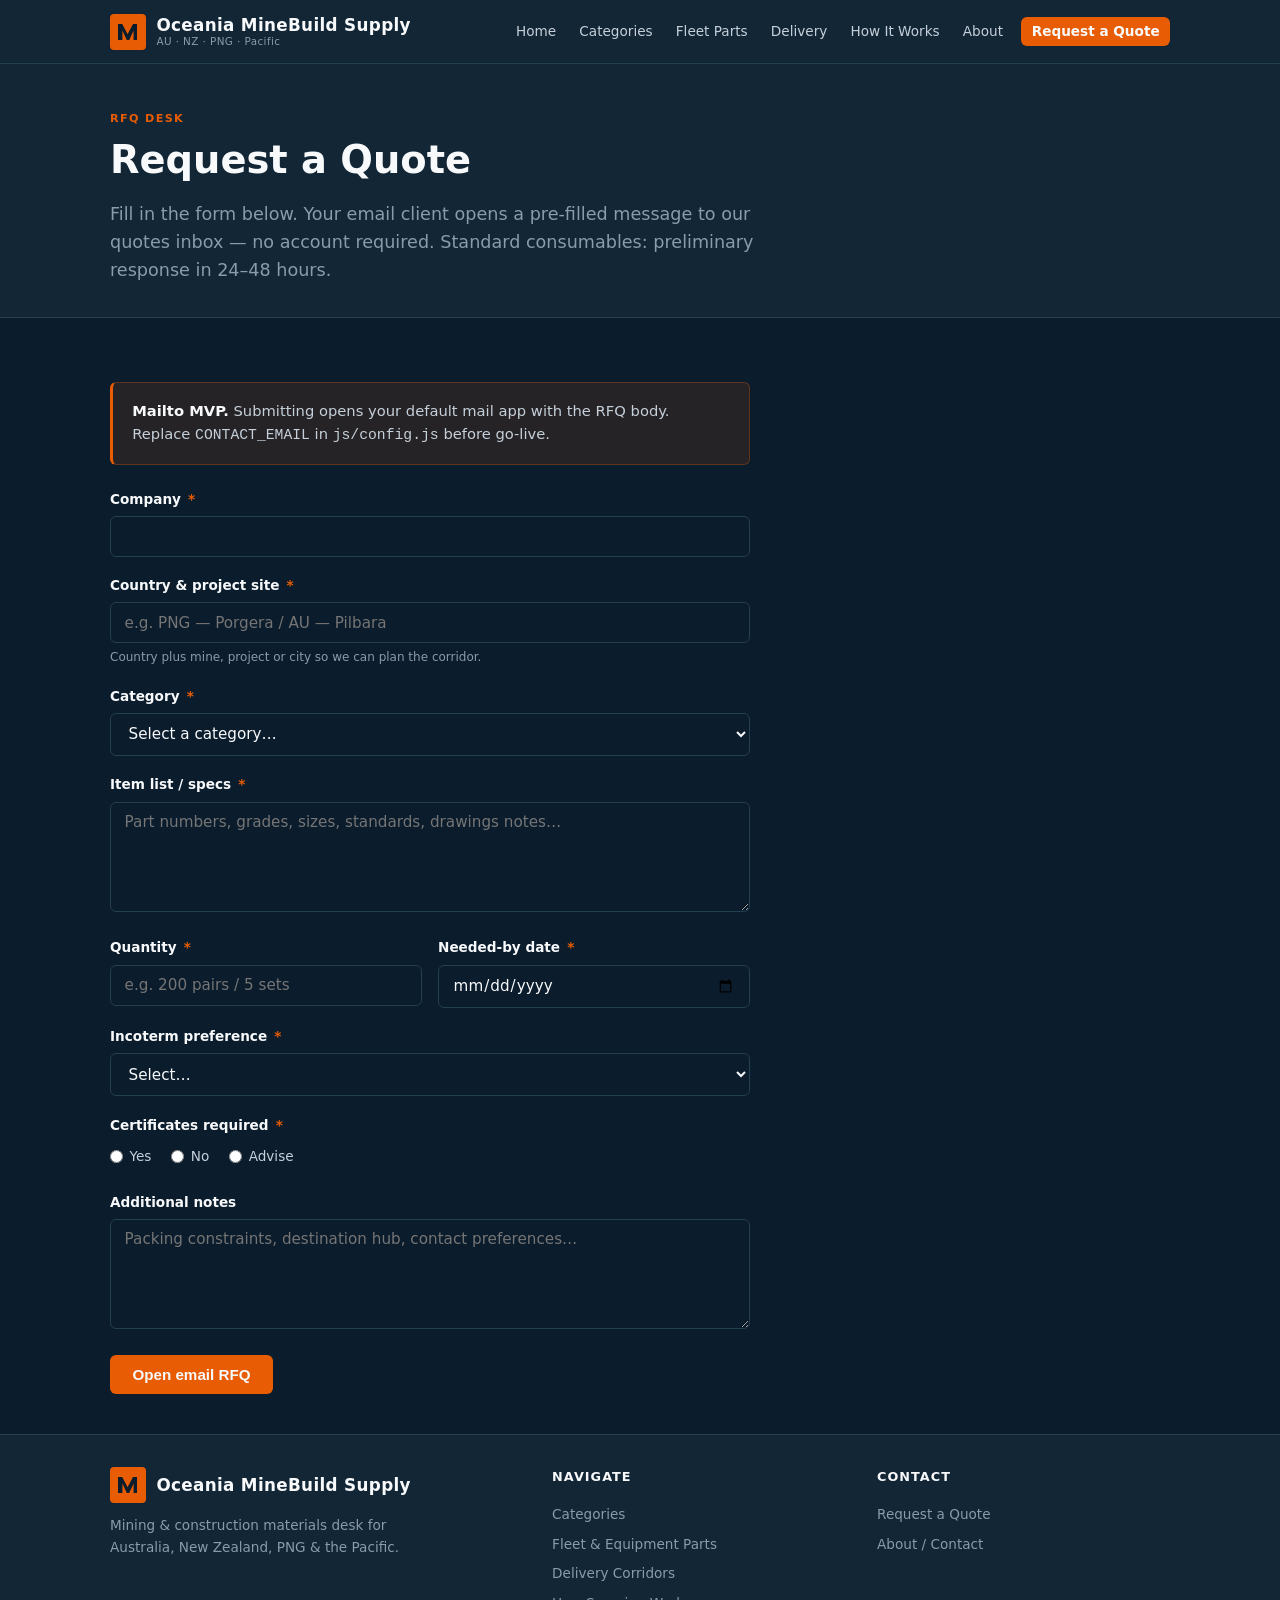
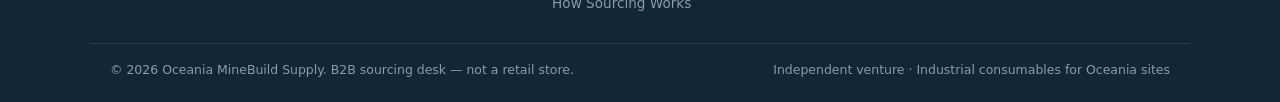
<file: quote.html>
<!DOCTYPE html>
<html lang="en">
<head>
  <meta charset="UTF-8">
  <meta name="viewport" content="width=device-width, initial-scale=1">
  <title>Request a Quote — Oceania MineBuild Supply</title>
  <meta name="description" content="Submit an RFQ for PPE, hardware, hose, lubricants, site lighting or fleet parts. Preliminary quotes on standard items in 24–48 hours.">
  <link rel="stylesheet" href="css/styles.css">
</head>
<body>
  <header class="site-header">
    <div class="header-inner">
      <a class="logo" href="index.html">
        <svg class="logo-mark" viewBox="0 0 36 36" fill="none" aria-hidden="true">
          <rect width="36" height="36" rx="4" fill="#e85d04"/>
          <path d="M8 26V10h4.2l5.4 10.2L23 10H27v16h-3.4V16.4L19.2 26h-2.4l-4.4-9.6V26H8z" fill="#0b1c2c"/>
        </svg>
        <span>Oceania MineBuild Supply
          <span class="tag">AU · NZ · PNG · Pacific</span>
        </span>
      </a>
      <button class="nav-toggle" type="button" aria-expanded="false" aria-label="Menu">Menu</button>
      <nav>
        <ul class="nav-list">
          <li><a href="index.html">Home</a></li>
          <li><a href="categories.html">Categories</a></li>
          <li><a href="fleet-parts.html">Fleet Parts</a></li>
          <li><a href="delivery.html">Delivery</a></li>
          <li><a href="how-sourcing-works.html">How It Works</a></li>
          <li><a href="about.html">About</a></li>
          <li><a href="quote.html" class="cta-nav active">Request a Quote</a></li>
        </ul>
      </nav>
    </div>
  </header>

  <main>
    <div class="page-hero">
      <div class="container">
        <p class="section-label">RFQ desk</p>
        <h1>Request a Quote</h1>
        <p class="lead">Fill in the form below. Your email client opens a pre-filled message to our quotes inbox — no account required. Standard consumables: preliminary response in 24–48 hours.</p>
      </div>
    </div>

    <section class="container">
      <div class="form-wrap">
        <div class="note-box">
          <strong>Mailto MVP.</strong> Submitting opens your default mail app with the RFQ body. Replace <code>CONTACT_EMAIL</code> in <code>js/config.js</code> before go-live.
        </div>

        <div id="form-success" class="form-success" role="status">
          <h3>RFQ draft ready</h3>
          <p>Your mail client should have opened. If it did not, copy the details and send them to the address shown on the <a href="about.html">About / Contact</a> page.</p>
        </div>

        <form id="quote-form" novalidate>
          <div class="form-group">
            <label for="company">Company <span class="req">*</span></label>
            <input type="text" id="company" name="company" autocomplete="organization" required>
            <div class="field-error" data-error-for="company"></div>
          </div>

          <div class="form-group">
            <label for="country-site">Country &amp; project site <span class="req">*</span></label>
            <input type="text" id="country-site" name="country-site" placeholder="e.g. PNG — Porgera / AU — Pilbara" required>
            <p class="hint">Country plus mine, project or city so we can plan the corridor.</p>
            <div class="field-error" data-error-for="country-site"></div>
          </div>

          <div class="form-group">
            <label for="category">Category <span class="req">*</span></label>
            <select id="category" name="category" required>
              <option value="">Select a category…</option>
              <option value="PPE &amp; Safety">PPE &amp; Safety</option>
              <option value="Fasteners &amp; Hardware">Fasteners &amp; Hardware</option>
              <option value="Hose, Fittings &amp; Valves">Hose, Fittings &amp; Valves</option>
              <option value="Lubricants, Cleaners &amp; Packaging">Lubricants, Cleaners &amp; Packaging</option>
              <option value="Temporary Power &amp; Site Lighting">Temporary Power &amp; Site Lighting</option>
              <option value="Fleet &amp; Equipment Parts">Fleet &amp; Equipment Parts</option>
              <option value="Other / Mixed">Other / Mixed</option>
            </select>
            <div class="field-error" data-error-for="category"></div>
          </div>

          <div id="fleet-fields" class="fleet-fields">
            <p><strong>Fleet / equipment details</strong> — required when category is Fleet &amp; Equipment Parts.</p>
            <div class="form-group">
              <label for="equip-make-model">Equipment make / model <span class="req">*</span></label>
              <input type="text" id="equip-make-model" name="equip-make-model" data-fleet-required placeholder="e.g. CAT 777F / Komatsu PC1250">
              <div class="field-error" data-error-for="equip-make-model"></div>
            </div>
            <div class="form-group">
              <label>Fleet or site use <span class="req">*</span></label>
              <div class="radio-group">
                <label><input type="radio" name="fleet-use" id="fleet-use-fleet" value="Fleet"> Fleet</label>
                <label><input type="radio" name="fleet-use" id="fleet-use-site" value="Site"> Site</label>
              </div>
              <div class="field-error" data-error-for="fleet-use-fleet"></div>
            </div>
            <div class="form-group">
              <label>OEM or alternative OK <span class="req">*</span></label>
              <div class="radio-group">
                <label><input type="radio" name="oem-alt" id="oem-alt-oem" value="OEM only"> OEM only</label>
                <label><input type="radio" name="oem-alt" id="oem-alt-alt" value="Alternative OK"> Alternative OK</label>
                <label><input type="radio" name="oem-alt" id="oem-alt-either" value="Either — quote both"> Either — quote both</label>
              </div>
              <div class="field-error" data-error-for="oem-alt-oem"></div>
            </div>
          </div>

          <div class="form-group">
            <label for="items">Item list / specs <span class="req">*</span></label>
            <textarea id="items" name="items" required placeholder="Part numbers, grades, sizes, standards, drawings notes…"></textarea>
            <div class="field-error" data-error-for="items"></div>
          </div>

          <div class="form-row">
            <div class="form-group">
              <label for="quantity">Quantity <span class="req">*</span></label>
              <input type="text" id="quantity" name="quantity" required placeholder="e.g. 200 pairs / 5 sets">
              <div class="field-error" data-error-for="quantity"></div>
            </div>
            <div class="form-group">
              <label for="needed-by">Needed-by date <span class="req">*</span></label>
              <input type="date" id="needed-by" name="needed-by" required>
              <div class="field-error" data-error-for="needed-by"></div>
            </div>
          </div>

          <div class="form-group">
            <label for="incoterm">Incoterm preference <span class="req">*</span></label>
            <select id="incoterm" name="incoterm" required>
              <option value="">Select…</option>
              <option value="EXW">EXW</option>
              <option value="FOB">FOB</option>
              <option value="CIF">CIF</option>
              <option value="CFR">CFR</option>
              <option value="DAP">DAP</option>
              <option value="DDP">DDP</option>
              <option value="Advise best option">Advise best option</option>
            </select>
            <div class="field-error" data-error-for="incoterm"></div>
          </div>

          <div class="form-group">
            <label>Certificates required <span class="req">*</span></label>
            <div class="radio-group">
              <label><input type="radio" name="certificates" id="certificates-yes" value="Yes"> Yes</label>
              <label><input type="radio" name="certificates" id="certificates-no" value="No"> No</label>
              <label><input type="radio" name="certificates" id="certificates-advise" value="Advise"> Advise</label>
            </div>
            <div class="field-error" data-error-for="certificates-yes"></div>
          </div>

          <div class="form-group">
            <label for="notes">Additional notes</label>
            <textarea id="notes" name="notes" placeholder="Packing constraints, destination hub, contact preferences…"></textarea>
          </div>

          <button type="submit" class="btn btn-primary">Open email RFQ</button>
        </form>
      </div>
    </section>
  </main>

  <footer class="site-footer">
    <div class="footer-inner">
      <div class="footer-brand">
        <a class="logo" href="index.html">
          <svg class="logo-mark" viewBox="0 0 36 36" fill="none" aria-hidden="true">
            <rect width="36" height="36" rx="4" fill="#e85d04"/>
            <path d="M8 26V10h4.2l5.4 10.2L23 10H27v16h-3.4V16.4L19.2 26h-2.4l-4.4-9.6V26H8z" fill="#0b1c2c"/>
          </svg>
          <span>Oceania MineBuild Supply</span>
        </a>
        <p>Mining &amp; construction materials desk for Australia, New Zealand, PNG &amp; the Pacific.</p>
      </div>
      <div class="footer-col">
        <h4>Navigate</h4>
        <a href="categories.html">Categories</a>
        <a href="fleet-parts.html">Fleet &amp; Equipment Parts</a>
        <a href="delivery.html">Delivery Corridors</a>
        <a href="how-sourcing-works.html">How Sourcing Works</a>
      </div>
      <div class="footer-col">
        <h4>Contact</h4>
        <a href="quote.html">Request a Quote</a>
        <a href="about.html">About / Contact</a>
      </div>
    </div>
    <div class="footer-bottom">
      <span>© 2026 Oceania MineBuild Supply. B2B sourcing desk — not a retail store.</span>
      <span>Independent venture · Industrial consumables for Oceania sites</span>
    </div>
  </footer>
  <script src="js/config.js"></script>
  <script src="js/main.js"></script>
  <script src="js/quote.js"></script>
  <script>
    (function () {
      var params = new URLSearchParams(window.location.search);
      var cat = params.get('cat');
      if (!cat) return;
      var select = document.getElementById('category');
      if (!select) return;
      var decoded = decodeURIComponent(cat);
      for (var i = 0; i < select.options.length; i++) {
        if (select.options[i].value === decoded || select.options[i].text === decoded) {
          select.selectedIndex = i;
          select.dispatchEvent(new Event('change'));
          break;
        }
      }
    })();
  </script>
</body>
</html>
</file>
<file: css/styles.css>
/* Oceania MineBuild Supply — Industrial B2B */
:root {
  --navy: #0b1c2c;
  --navy-mid: #122636;
  --navy-light: #1a3347;
  --steel: #8a9bab;
  --steel-light: #c5d0da;
  --orange: #e85d04;
  --orange-hover: #f48c06;
  --orange-muted: rgba(232, 93, 4, 0.12);
  --white: #f7f9fb;
  --card: #152a3a;
  --border: #243e52;
  --success: #2d6a4f;
  --error: #9b2226;
  --font: "Segoe UI", system-ui, -apple-system, sans-serif;
  --max: 1100px;
  --radius: 6px;
}

*, *::before, *::after { box-sizing: border-box; margin: 0; padding: 0; }

html { scroll-behavior: smooth; }

body {
  font-family: var(--font);
  background: var(--navy);
  color: var(--steel-light);
  line-height: 1.6;
  min-height: 100vh;
  display: flex;
  flex-direction: column;
}

img { max-width: 100%; display: block; }
a { color: var(--orange); text-decoration: none; }
a:hover { color: var(--orange-hover); }
ul { list-style: none; }

/* —— Header —— */
.site-header {
  background: var(--navy-mid);
  border-bottom: 1px solid var(--border);
  position: sticky;
  top: 0;
  z-index: 100;
}

.header-inner {
  max-width: var(--max);
  margin: 0 auto;
  padding: 0.85rem 1.25rem;
  display: flex;
  align-items: center;
  justify-content: space-between;
  gap: 1rem;
}

.logo {
  display: flex;
  align-items: center;
  gap: 0.65rem;
  color: var(--white);
  font-weight: 700;
  font-size: 1.05rem;
  letter-spacing: 0.02em;
}

.logo:hover { color: var(--white); }

.logo-mark {
  width: 36px;
  height: 36px;
  flex-shrink: 0;
}

.logo span { line-height: 1.2; }
.logo .tag {
  display: block;
  font-size: 0.65rem;
  font-weight: 400;
  color: var(--steel);
  letter-spacing: 0.04em;
}

.nav-toggle {
  display: none;
  background: transparent;
  border: 1px solid var(--border);
  color: var(--white);
  padding: 0.4rem 0.7rem;
  border-radius: var(--radius);
  cursor: pointer;
  font-size: 0.9rem;
}

.nav-list {
  display: flex;
  align-items: center;
  gap: 0.15rem;
  flex-wrap: wrap;
}

.nav-list a {
  color: var(--steel-light);
  font-size: 0.85rem;
  padding: 0.4rem 0.65rem;
  border-radius: var(--radius);
  transition: background 0.15s, color 0.15s;
}

.nav-list a:hover,
.nav-list a.active {
  color: var(--white);
  background: var(--navy-light);
}

.nav-list a.cta-nav {
  background: var(--orange);
  color: var(--white);
  font-weight: 600;
  margin-left: 0.35rem;
}

.nav-list a.cta-nav:hover {
  background: var(--orange-hover);
  color: var(--white);
}

/* —— Layout —— */
main { flex: 1; }

.container {
  max-width: var(--max);
  margin: 0 auto;
  padding: 2.5rem 1.25rem;
}

.section-label {
  display: inline-block;
  font-size: 0.7rem;
  font-weight: 600;
  letter-spacing: 0.12em;
  text-transform: uppercase;
  color: var(--orange);
  margin-bottom: 0.5rem;
}

h1 {
  font-size: clamp(1.75rem, 4vw, 2.4rem);
  color: var(--white);
  font-weight: 700;
  line-height: 1.25;
  margin-bottom: 1rem;
}

h2 {
  font-size: clamp(1.35rem, 3vw, 1.75rem);
  color: var(--white);
  font-weight: 650;
  margin-bottom: 0.75rem;
}

h3 {
  font-size: 1.1rem;
  color: var(--white);
  font-weight: 600;
  margin-bottom: 0.5rem;
}

.lead {
  font-size: 1.1rem;
  color: var(--steel);
  max-width: 42rem;
  margin-bottom: 1.5rem;
}

p { margin-bottom: 1rem; }
p:last-child { margin-bottom: 0; }

/* —— Buttons —— */
.btn {
  display: inline-block;
  padding: 0.7rem 1.4rem;
  border-radius: var(--radius);
  font-weight: 600;
  font-size: 0.95rem;
  border: none;
  cursor: pointer;
  transition: background 0.15s, color 0.15s, border-color 0.15s;
  text-align: center;
}

.btn-primary {
  background: var(--orange);
  color: var(--white);
}

.btn-primary:hover {
  background: var(--orange-hover);
  color: var(--white);
}

.btn-secondary {
  background: transparent;
  color: var(--white);
  border: 1px solid var(--border);
}

.btn-secondary:hover {
  border-color: var(--steel);
  color: var(--white);
}

.btn-row {
  display: flex;
  flex-wrap: wrap;
  gap: 0.75rem;
  margin-top: 0.5rem;
}

/* —— Hero —— */
.hero {
  position: relative;
  overflow: hidden;
  background: linear-gradient(160deg, var(--navy-mid) 0%, var(--navy) 55%, #0a1620 100%);
  border-bottom: 1px solid var(--border);
}

.hero::before {
  content: "";
  position: absolute;
  inset: 0;
  background-image:
    linear-gradient(rgba(36, 62, 82, 0.35) 1px, transparent 1px),
    linear-gradient(90deg, rgba(36, 62, 82, 0.35) 1px, transparent 1px);
  background-size: 48px 48px;
  mask-image: linear-gradient(to bottom, rgba(0,0,0,0.5), transparent 85%);
  pointer-events: none;
}

.hero-inner {
  position: relative;
  max-width: var(--max);
  margin: 0 auto;
  padding: 3.5rem 1.25rem 3.75rem;
  display: grid;
  grid-template-columns: 1.4fr 1fr;
  gap: 2.5rem;
  align-items: center;
}

.hero-badge {
  display: inline-flex;
  align-items: center;
  gap: 0.4rem;
  background: var(--orange-muted);
  color: var(--orange);
  font-size: 0.75rem;
  font-weight: 600;
  letter-spacing: 0.06em;
  text-transform: uppercase;
  padding: 0.35rem 0.75rem;
  border-radius: 999px;
  margin-bottom: 1rem;
  border: 1px solid rgba(232, 93, 4, 0.25);
}

.hero-stats {
  display: grid;
  grid-template-columns: 1fr 1fr;
  gap: 0.75rem;
}

.stat-card {
  background: var(--card);
  border: 1px solid var(--border);
  border-radius: var(--radius);
  padding: 1.1rem 1.15rem;
}

.stat-card strong {
  display: block;
  color: var(--orange);
  font-size: 1.15rem;
  margin-bottom: 0.2rem;
}

.stat-card span {
  font-size: 0.8rem;
  color: var(--steel);
}

/* —— Cards / grids —— */
.grid-3 {
  display: grid;
  grid-template-columns: repeat(3, 1fr);
  gap: 1.25rem;
}

.grid-2 {
  display: grid;
  grid-template-columns: repeat(2, 1fr);
  gap: 1.25rem;
}

.card {
  background: var(--card);
  border: 1px solid var(--border);
  border-radius: var(--radius);
  padding: 1.4rem 1.35rem;
  transition: border-color 0.15s;
}

.card:hover { border-color: var(--steel); }

.card-icon {
  width: 40px;
  height: 40px;
  margin-bottom: 0.85rem;
  color: var(--orange);
}

.card h3 { margin-bottom: 0.4rem; }

.card p {
  font-size: 0.92rem;
  color: var(--steel);
  margin-bottom: 0.75rem;
}

.card a.card-link {
  font-size: 0.85rem;
  font-weight: 600;
}

.band {
  background: var(--navy-mid);
  border-top: 1px solid var(--border);
  border-bottom: 1px solid var(--border);
}

/* —— Category list —— */
.cat-list {
  display: grid;
  gap: 1rem;
}

.cat-item {
  display: grid;
  grid-template-columns: auto 1fr auto;
  gap: 1.25rem;
  align-items: start;
  background: var(--card);
  border: 1px solid var(--border);
  border-radius: var(--radius);
  padding: 1.35rem 1.4rem;
}

.cat-item .num {
  font-size: 0.75rem;
  font-weight: 700;
  color: var(--orange);
  letter-spacing: 0.08em;
  padding-top: 0.15rem;
}

.cat-item ul {
  margin-top: 0.5rem;
  display: flex;
  flex-wrap: wrap;
  gap: 0.4rem;
}

.cat-item li {
  font-size: 0.8rem;
  background: var(--navy-light);
  color: var(--steel-light);
  padding: 0.25rem 0.55rem;
  border-radius: 4px;
  border: 1px solid var(--border);
}

.note-box {
  background: var(--orange-muted);
  border: 1px solid rgba(232, 93, 4, 0.3);
  border-left: 3px solid var(--orange);
  border-radius: var(--radius);
  padding: 1rem 1.2rem;
  font-size: 0.92rem;
  margin: 1.5rem 0;
}

.note-box strong { color: var(--white); }

/* —— Steps —— */
.steps {
  display: grid;
  gap: 0;
  counter-reset: step;
}

.step {
  display: grid;
  grid-template-columns: 48px 1fr;
  gap: 1.25rem;
  padding: 1.25rem 0;
  border-bottom: 1px solid var(--border);
  counter-increment: step;
}

.step:last-child { border-bottom: none; }

.step-num {
  width: 40px;
  height: 40px;
  border-radius: 50%;
  background: var(--orange-muted);
  border: 1px solid rgba(232, 93, 4, 0.35);
  color: var(--orange);
  font-weight: 700;
  display: flex;
  align-items: center;
  justify-content: center;
  font-size: 0.95rem;
}

.step-num::before { content: counter(step); }

/* —— Corridor —— */
.corridor-grid {
  display: grid;
  grid-template-columns: repeat(3, 1fr);
  gap: 1.25rem;
  margin-bottom: 1.5rem;
}

.corridor-card {
  text-align: center;
  background: var(--card);
  border: 1px solid var(--border);
  border-radius: var(--radius);
  padding: 1.75rem 1.25rem;
}

.corridor-card .port-icon {
  width: 48px;
  height: 48px;
  margin: 0 auto 0.85rem;
  color: var(--orange);
}

.corridor-card h3 { margin-bottom: 0.35rem; }
.corridor-card p { font-size: 0.88rem; color: var(--steel); }

/* —— Form —— */
.form-wrap {
  max-width: 640px;
}

.form-group {
  margin-bottom: 1.15rem;
}

.form-group label {
  display: block;
  font-size: 0.85rem;
  font-weight: 600;
  color: var(--white);
  margin-bottom: 0.35rem;
}

.form-group label .req {
  color: var(--orange);
  margin-left: 0.15rem;
}

.form-group .hint {
  font-size: 0.75rem;
  color: var(--steel);
  margin-top: 0.3rem;
}

.form-group input,
.form-group select,
.form-group textarea {
  width: 100%;
  background: var(--navy);
  border: 1px solid var(--border);
  border-radius: var(--radius);
  color: var(--white);
  padding: 0.65rem 0.85rem;
  font-family: inherit;
  font-size: 0.95rem;
  transition: border-color 0.15s;
}

.form-group input:focus,
.form-group select:focus,
.form-group textarea:focus {
  outline: none;
  border-color: var(--orange);
}

.form-group textarea { min-height: 110px; resize: vertical; }

.form-group input.error,
.form-group select.error,
.form-group textarea.error {
  border-color: var(--error);
}

.field-error {
  font-size: 0.78rem;
  color: #e07a7a;
  margin-top: 0.3rem;
  display: none;
}

.field-error.show { display: block; }

.form-row {
  display: grid;
  grid-template-columns: 1fr 1fr;
  gap: 1rem;
}

.fleet-fields {
  display: none;
  background: var(--navy-mid);
  border: 1px solid var(--border);
  border-radius: var(--radius);
  padding: 1.15rem;
  margin-bottom: 1.15rem;
}

.fleet-fields.visible { display: block; }

.fleet-fields > p {
  font-size: 0.85rem;
  color: var(--steel);
  margin-bottom: 1rem;
}

.radio-group {
  display: flex;
  gap: 1.25rem;
  flex-wrap: wrap;
  padding-top: 0.25rem;
}

.radio-group label {
  display: flex;
  align-items: center;
  gap: 0.4rem;
  font-weight: 400;
  color: var(--steel-light);
  cursor: pointer;
}

.radio-group input { width: auto; accent-color: var(--orange); }

.form-success {
  display: none;
  background: rgba(45, 106, 79, 0.2);
  border: 1px solid var(--success);
  border-radius: var(--radius);
  padding: 1.5rem;
  text-align: center;
}

.form-success.visible { display: block; }
.form-success h3 { color: #95d5b2; margin-bottom: 0.5rem; }
.form-success p { color: var(--steel-light); }

#quote-form.hidden { display: none; }

/* —— About / contact —— */
.contact-grid {
  display: grid;
  grid-template-columns: 1fr 1fr;
  gap: 1.5rem;
}

.contact-block {
  background: var(--card);
  border: 1px solid var(--border);
  border-radius: var(--radius);
  padding: 1.4rem;
}

.contact-block dt {
  font-size: 0.75rem;
  text-transform: uppercase;
  letter-spacing: 0.08em;
  color: var(--steel);
  margin-bottom: 0.25rem;
}

.contact-block dd {
  color: var(--white);
  margin-bottom: 1rem;
  font-size: 0.95rem;
}

.contact-block dd:last-child { margin-bottom: 0; }

/* —— Footer —— */
.site-footer {
  background: var(--navy-mid);
  border-top: 1px solid var(--border);
  margin-top: auto;
}

.footer-inner {
  max-width: var(--max);
  margin: 0 auto;
  padding: 2rem 1.25rem 1.5rem;
  display: grid;
  grid-template-columns: 1.4fr 1fr 1fr;
  gap: 2rem;
}

.footer-brand .logo { margin-bottom: 0.75rem; }

.footer-brand p {
  font-size: 0.85rem;
  color: var(--steel);
  max-width: 20rem;
}

.footer-col h4 {
  color: var(--white);
  font-size: 0.8rem;
  text-transform: uppercase;
  letter-spacing: 0.08em;
  margin-bottom: 0.75rem;
}

.footer-col a {
  display: block;
  color: var(--steel);
  font-size: 0.85rem;
  padding: 0.25rem 0;
}

.footer-col a:hover { color: var(--white); }

.footer-bottom {
  max-width: var(--max);
  margin: 0 auto;
  padding: 1rem 1.25rem 1.5rem;
  border-top: 1px solid var(--border);
  font-size: 0.78rem;
  color: var(--steel);
  display: flex;
  flex-wrap: wrap;
  justify-content: space-between;
  gap: 0.5rem;
}

/* —— Page hero (inner) —— */
.page-hero {
  background: var(--navy-mid);
  border-bottom: 1px solid var(--border);
  padding: 2.5rem 0 2rem;
}

.page-hero .container { padding-top: 0; padding-bottom: 0; }

/* —— Responsive —— */
@media (max-width: 900px) {
  .hero-inner { grid-template-columns: 1fr; }
  .hero-stats { grid-template-columns: 1fr 1fr; }
  .grid-3 { grid-template-columns: 1fr; }
  .corridor-grid { grid-template-columns: 1fr; }
  .footer-inner { grid-template-columns: 1fr; gap: 1.5rem; }
  .cat-item { grid-template-columns: auto 1fr; }
  .cat-item .cat-cta { grid-column: 2; }
}

@media (max-width: 720px) {
  .nav-toggle { display: block; }
  .nav-list {
    display: none;
    position: absolute;
    top: 100%;
    left: 0;
    right: 0;
    background: var(--navy-mid);
    border-bottom: 1px solid var(--border);
    flex-direction: column;
    align-items: stretch;
    padding: 0.75rem 1.25rem 1rem;
    gap: 0.15rem;
  }
  .nav-list.open { display: flex; }
  .nav-list a.cta-nav { margin-left: 0; text-align: center; }
  .grid-2, .form-row, .contact-grid { grid-template-columns: 1fr; }
  .hero-stats { grid-template-columns: 1fr; }
}
</file>
